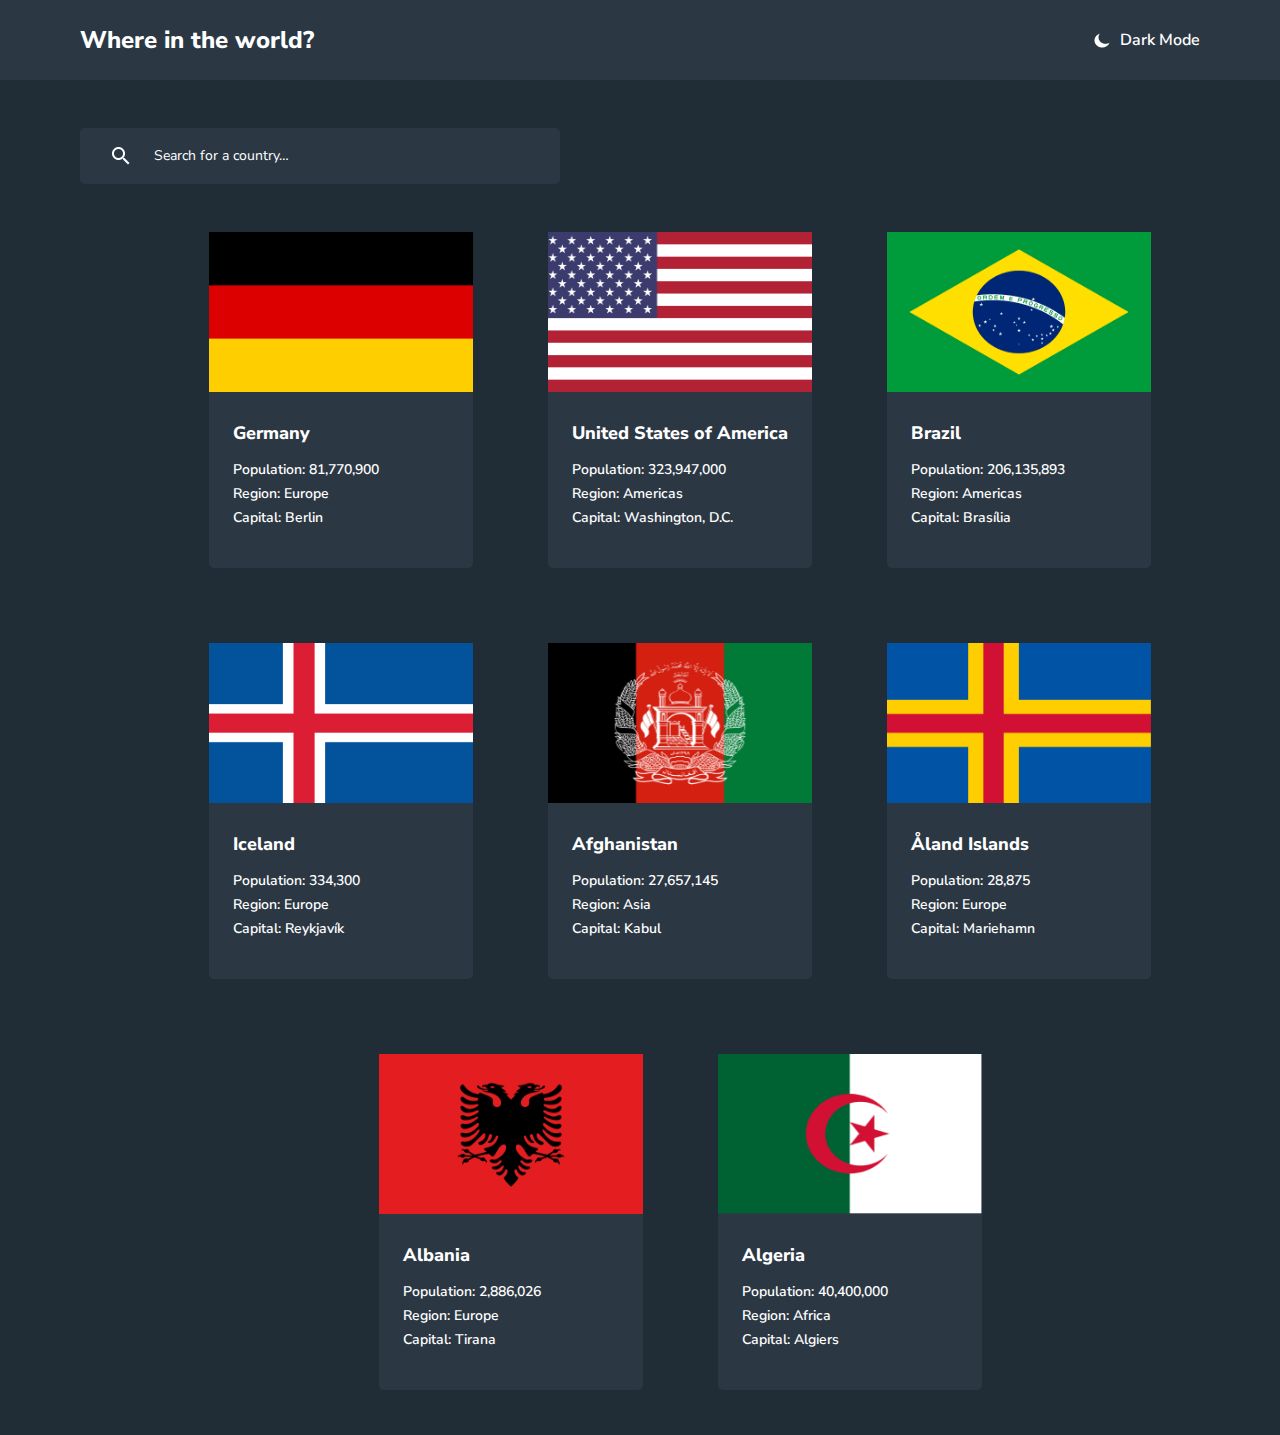
<file: index.html>
<!DOCTYPE html>
<html lang="en">

<head>
    <meta charset="UTF-8">
    <meta name="viewport" content="width=device-width, initial-scale=1.0">
    <title>Flags</title>
    <link rel="stylesheet" href="./style.css">
    <link rel="preconnect" href="https://fonts.googleapis.com">
    <link rel="preconnect" href="https://fonts.gstatic.com" crossorigin>
    <link
        href="https://fonts.googleapis.com/css2?family=Nunito+Sans:ital,opsz,wght@0,6..12,200..1000;1,6..12,200..1000&display=swap"
        rel="stylesheet">
</head>

<body>
    <header>
        <h1>Where in the world?</h1>
        <div class="d_dark_mode">
            <img src="./assest/icons/moon_logo.png" alt="">
            <p class="dark_mode">Dark Mode</p>
        </div>
    </header>
    <main>
        <div class="search_wrapper">
            <img src="./assest/icons/icon-search-white.png" alt="">
            <input placeholder="Search for a country…" type="text">
        </div>
        <div class="allf">
            <div class="germany">
                <img class="germany_photo" src="./assest/img/Flag_of_Germany.png" alt="">
                <a class="ger" href="./germany/germany.html">Germany</a>
                <div class="description_d">
                    <p class="des">Population: 81,770,900</p>
                    <p class="des">Region: Europe</p>
                    <p class="des">Capital: Berlin</p>
                </div>
            </div>
            <div class="germany">
                <img class="germany_photo" src="./assest/img/Flag_of_USA.png" alt="">
                <a class="ger" href="./usa/usa.html">United States of America</a>
                <div class="description_d">
                    <p class="des">Population: 323,947,000</p>
                    <p class="des">Region: Americas</p>
                    <p class="des">Capital: Washington, D.C.</p>
                </div>
            </div>
            <div class="germany">
                <img class="germany_photo" src="./assest/img/Flag_of_Brazil.png" alt="">
                <a class="ger" href="./brazil/brazil.html">Brazil</a>
                <div class="description_d">
                    <p class="des">Population: 206,135,893</p>
                    <p class="des">Region: Americas</p>
                    <p class="des">Capital: Brasília</p>
                </div>
            </div>
            <div class="germany">
                <img class="germany_photo" src="./assest/img/Flag_of_Iceland.png" alt="">
                <a class="ger" href="./iceland/iceland.html">Iceland</a>
                <div class="description_d">
                    <p class="des">Population: 334,300</p>
                    <p class="des">Region: Europe</p>
                    <p class="des">Capital: Reykjavík</p>
                </div>
            </div>
            <div class="germany">
                <img class="germany_photo" src="./assest/img/Flag_of_Afghanistan.png" alt="">
                <a class="ger" href="./afghanistan/afghanistan.html">Afghanistan</a>
                <div class="description_d">
                    <p class="des">Population: 27,657,145</p>
                    <p class="des">Region: Asia</p>
                    <p class="des">Capital: Kabul</p>
                </div>
            </div>
            <div class="germany">
                <img class="germany_photo" src="./assest/img/Flag_of_Åland Islands.png" alt="">
                <a class="ger" href="./aland_islands/aland_islands.html">Åland Islands</a>
                <div class="description_d">
                    <p class="des">Population: 28,875</p>
                    <p class="des">Region: Europe</p>
                    <p class="des">Capital: Mariehamn</p>
                </div>
            </div>
            <div class="germany">
                <img class="germany_photo" src="./assest/img/Flag_of_Albania.png" alt="">
                <a class="ger" href="./albania/albania.html">Albania</a>
                <div class="description_d">
                    <p class="des">Population: 2,886,026</p>
                    <p class="des">Region: Europe</p>
                    <p class="des">Capital: Tirana</p>
                </div>
            </div>  
            <div class="germany">
                <img class="germany_photo" src="./assest/img/Flag_of_Algeria.png" alt="">
                <a class="ger" href="./algeria/algeria.html">Algeria</a>
                <div class="description_d">
                    <p class="des">Population: 40,400,000</p>
                    <p class="des">Region: Africa</p>
                    <p class="des">Capital: Algiers</p>
                </div>
            </div>
        </div>
    </main>
</body>

</html>
</file>
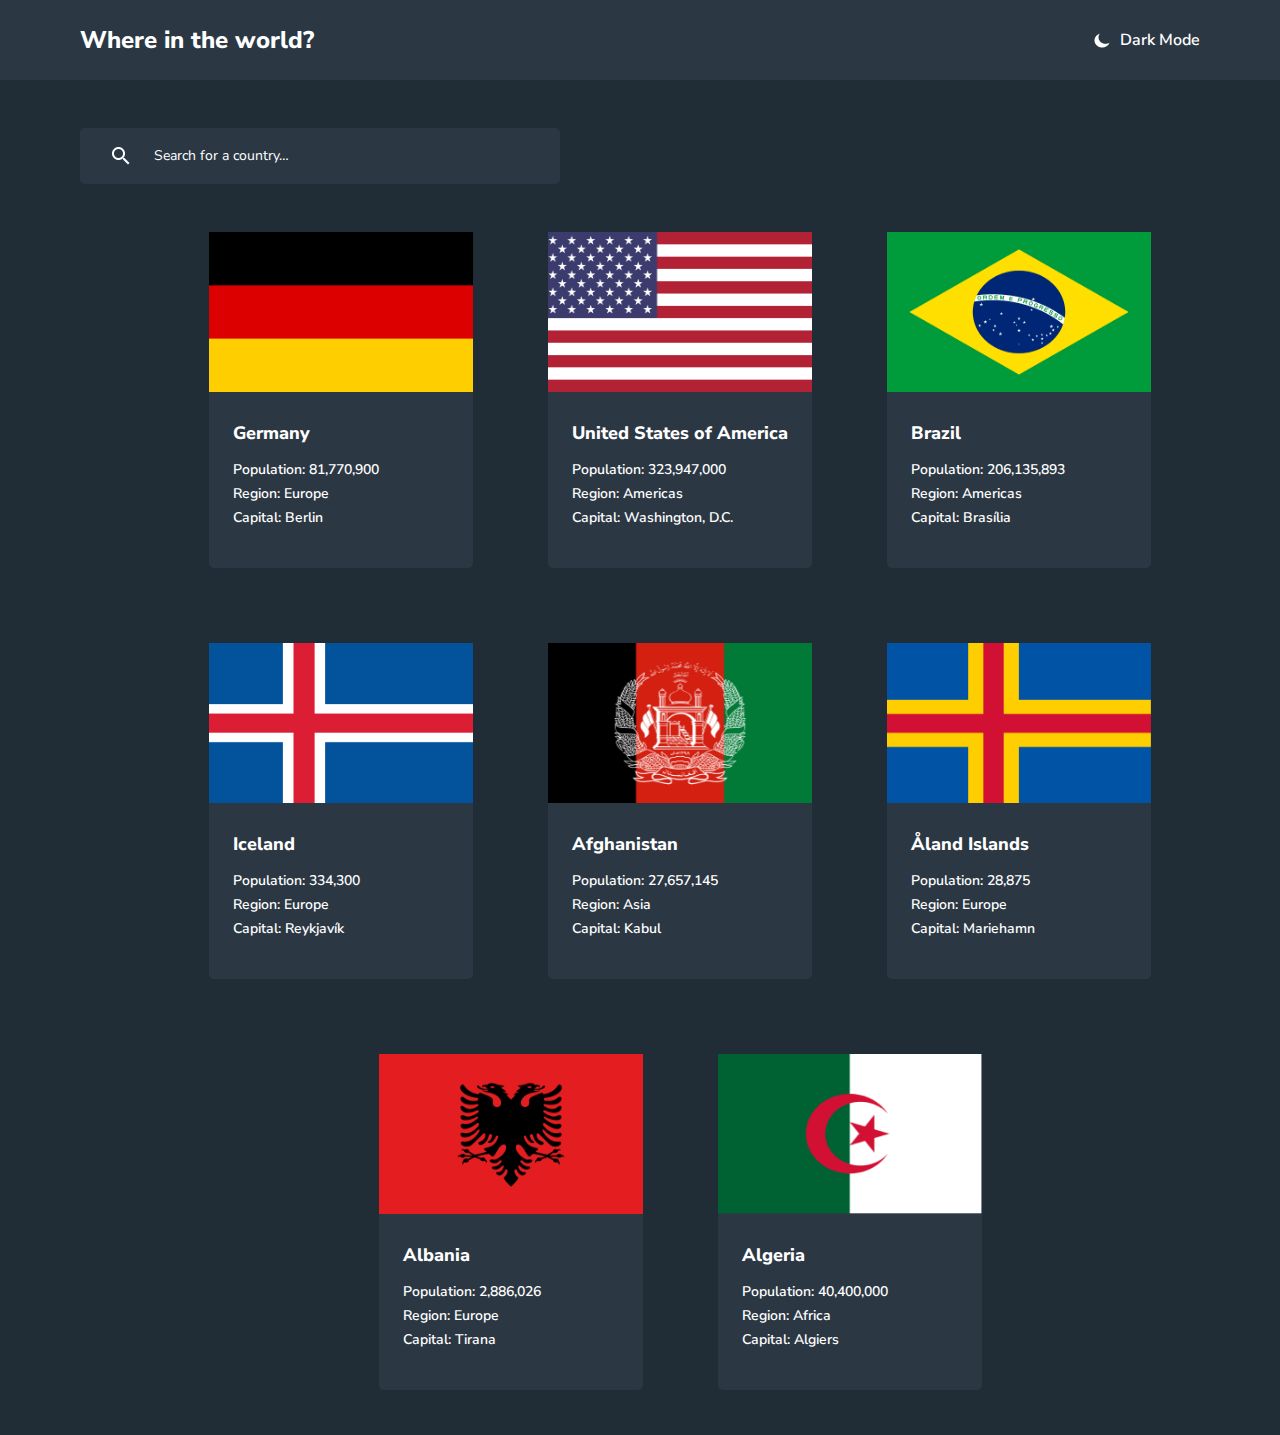
<file: home/index.html>
<!DOCTYPE html>
<html lang="en">

<head>
    <meta charset="UTF-8">
    <meta name="viewport" content="width=device-width, initial-scale=1.0">
    <title>Flags</title>
    <link rel="stylesheet" href="./style.css">
    <link rel="preconnect" href="https://fonts.googleapis.com">
    <link rel="preconnect" href="https://fonts.gstatic.com" crossorigin>
    <link
        href="https://fonts.googleapis.com/css2?family=Nunito+Sans:ital,opsz,wght@0,6..12,200..1000;1,6..12,200..1000&display=swap"
        rel="stylesheet">
</head>

<body>
    <header>
        <h1>Where in the world?</h1>
        <div class="d_dark_mode">
            <img src="../assest/icons/moon_logo.png" alt="">
            <p class="dark_mode">Dark Mode</p>
        </div>
    </header>
    <main>
        <div class="search_wrapper">
            <img src="../assest/icons/icon-search-white.png" alt="">
            <input placeholder="Search for a country…" type="text">
        </div>
        <div class="allf">

            <div class="germany">
                <img class="germany_photo" src="../assest/img/Flag_of_Germany.png" alt="">
                <a class="ger" href="../germany/germany.html">Germany</a>
                <div class="description_d">
                    <p class="des">Population: 81,770,900</p>
                    <p class="des">Region: Europe</p>
                    <p class="des">Capital: Berlin</p>
                </div>
            </div>

            <div class="germany">
                <img class="germany_photo" src="../assest/img/Flag_of_USA.png" alt="">
                <a class="ger" href="../usa/usa.html">United States of America</a>
                <div class="description_d">
                    <p class="des">Population: 323,947,000</p>
                    <p class="des">Region: Americas</p>
                    <p class="des">Capital: Washington, D.C.</p>
                </div>
            </div>

            <div class="germany">
                <img class="germany_photo" src="../assest/img/Flag_of_Brazil.png" alt="">
                <a class="ger" href="../brazil/brazil.html">Brazil</a>
                <div class="description_d">
                    <p class="des">Population: 206,135,893</p>
                    <p class="des">Region: Americas</p>
                    <p class="des">Capital: Brasília</p>
                </div>
            </div>

            <div class="germany">
                <img class="germany_photo" src="../assest/img/Flag_of_Iceland.png" alt="">
                <a class="ger" href="../iceland/iceland.html">Iceland</a>
                <div class="description_d">
                    <p class="des">Population: 334,300</p>
                    <p class="des">Region: Europe</p>
                    <p class="des">Capital: Reykjavík</p>
                </div>
            </div>

            <div class="germany">
                <img class="germany_photo" src="../assest/img/Flag_of_Afghanistan.png" alt="">
                <a class="ger" href="../afghanistan/afghanistan.html">Afghanistan</a>
                <div class="description_d">
                    <p class="des">Population: 27,657,145</p>
                    <p class="des">Region: Asia</p>
                    <p class="des">Capital: Kabul</p>
                </div>
            </div>

            <div class="germany">
                <img class="germany_photo" src="../assest/img/Flag_of_Åland Islands.png" alt="">
                <a class="ger" href="../aland_islands/aland_islands.html">Åland Islands</a>
                <div class="description_d">
                    <p class="des">Population: 28,875</p>
                    <p class="des">Region: Europe</p>
                    <p class="des">Capital: Mariehamn</p>
                </div>
            </div>

            <div class="germany">
                <img class="germany_photo" src="../assest/img/Flag_of_Albania.png" alt="">
                <a class="ger" href="../albania/albania.html">Albania</a>
                <div class="description_d">
                    <p class="des">Population: 2,886,026</p>
                    <p class="des">Region: Europe</p>
                    <p class="des">Capital: Tirana</p>
                </div>
            </div>
            
            <div class="germany">
                <img class="germany_photo" src="../assest/img/Flag_of_Algeria.png" alt="">
                <a class="ger" href="../algeria/algeria.html">Algeria</a>
                <div class="description_d">
                    <p class="des">Population: 40,400,000</p>
                    <p class="des">Region: Africa</p>
                    <p class="des">Capital: Algiers</p>
                </div>
            </div>
        </div>
    </main>
</body>

</html>
</file>
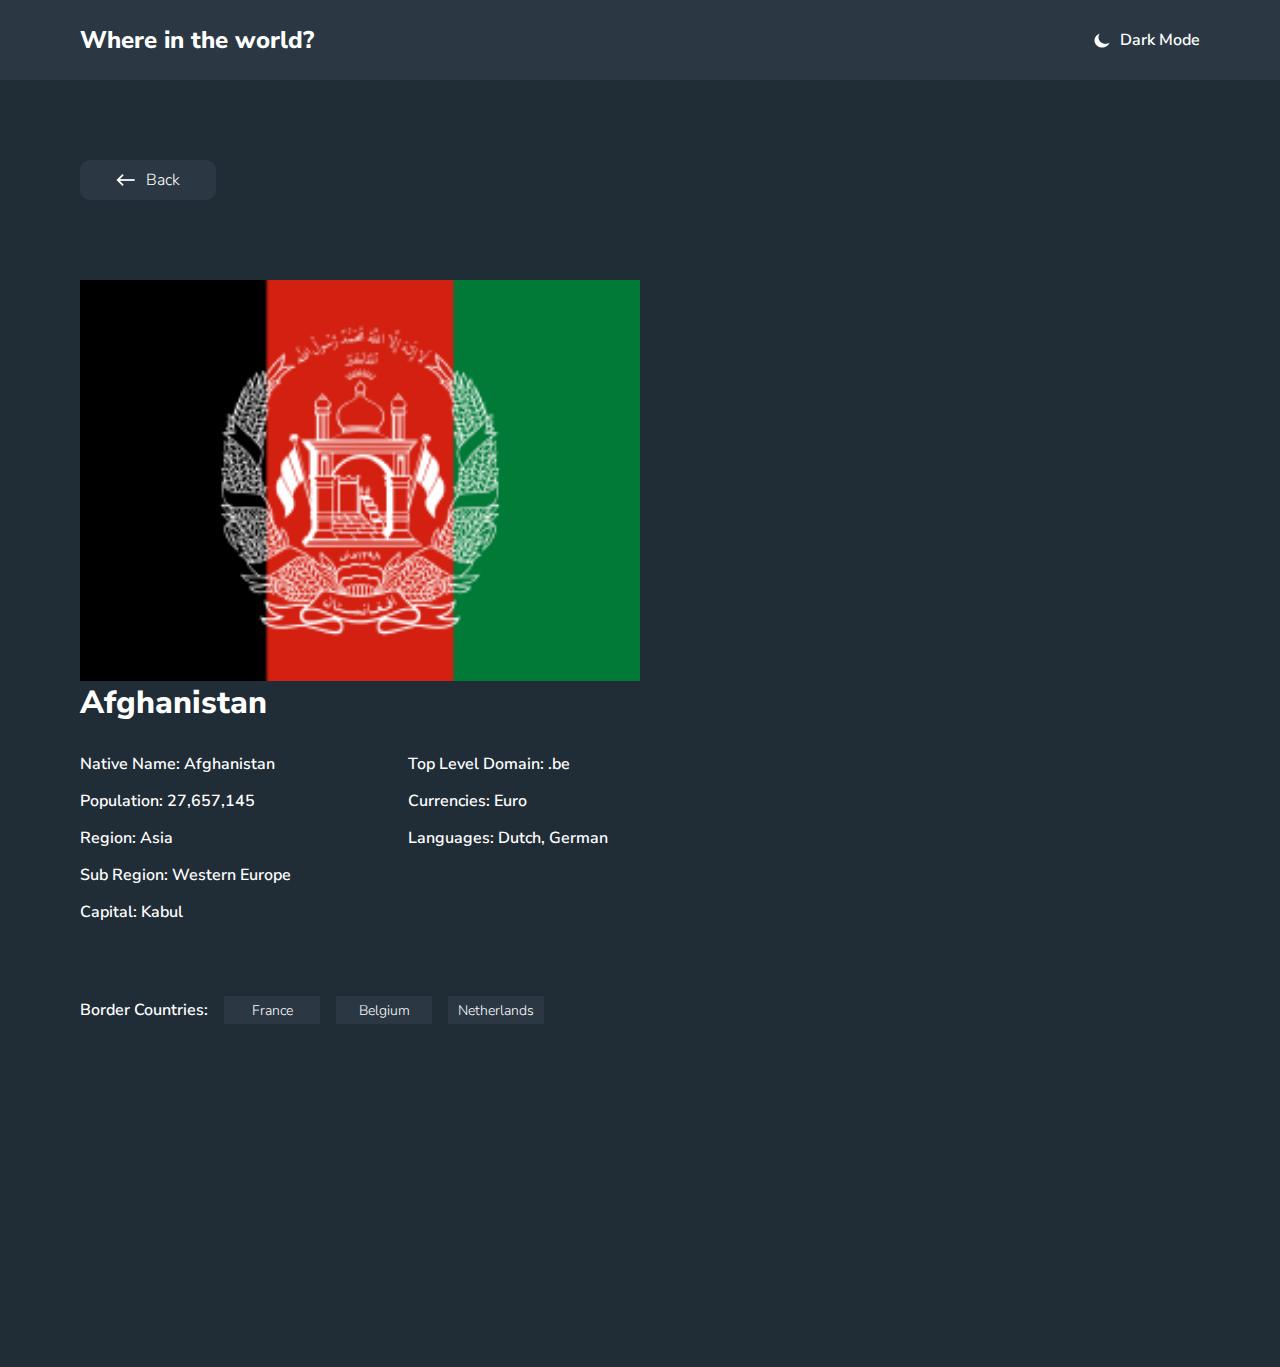
<file: afghanistan/afghanistan.html>
<!DOCTYPE html>
<html lang="en">

<head>
    <meta charset="UTF-8">
    <meta name="viewport" content="width=device-width, initial-scale=1.0">
    <title>Flags</title>
    <link rel="stylesheet" href="./afghanistan.css">
    <link rel="preconnect" href="https://fonts.googleapis.com">
    <link rel="preconnect" href="https://fonts.gstatic.com" crossorigin>
    <link
        href="https://fonts.googleapis.com/css2?family=Nunito+Sans:ital,opsz,wght@0,6..12,200..1000;1,6..12,200..1000&display=swap"
        rel="stylesheet">
</head>

<body>
    <header>
        <h1>Where in the world?</h1>
        <div class="d_dark_mode">
            <img src="../assest/icons/moon_logo.png" alt="">
            <p class="dark_mode">Dark Mode</p>
        </div>
    </header>
    <main>
        <a href="../index.html">
            <button class="but_back"> <img src="../assest/icons/arrow.png" alt=""> Back</button>
        </a>
        <div class="all">
            <img class="ger_photo" src="../assest/img/Flag_of_Afghanistan.png" alt="">
            <div class="d_descriptions">
                <p class="germany">Afghanistan</p>
                <div class="d_for_nat">
                    <div class="d_nat">
                        <p class="native">Native Name: Afghanistan</p>
                        <p class="native"> Population: 27,657,145</p>
                        <p class="native"> Region: Asia</p>
                        <p class="native"> Sub Region: Western Europe</p>
                        <p class="native">Capital: Kabul</p>
                    </div>
                    <div class="d_nat_s">
                        <p class="native">Top Level Domain: .be</p>
                        <p class="native">Currencies: Euro</p>
                        <p class="native">Languages: Dutch, German</p>
                    </div>
                </div>
                <div class="last_d">
                    <p class="border_countries">Border Countries: </p>
                    <div class="last_box_for_buttons">
                        <button class="last_buttons">France</button>
                        <button class="last_buttons">Belgium</button>
                        <button class="last_buttons">Netherlands</button>
                    </div>
                </div>
            </div>
        </div>
    </main>
</body>

</html>
</file>
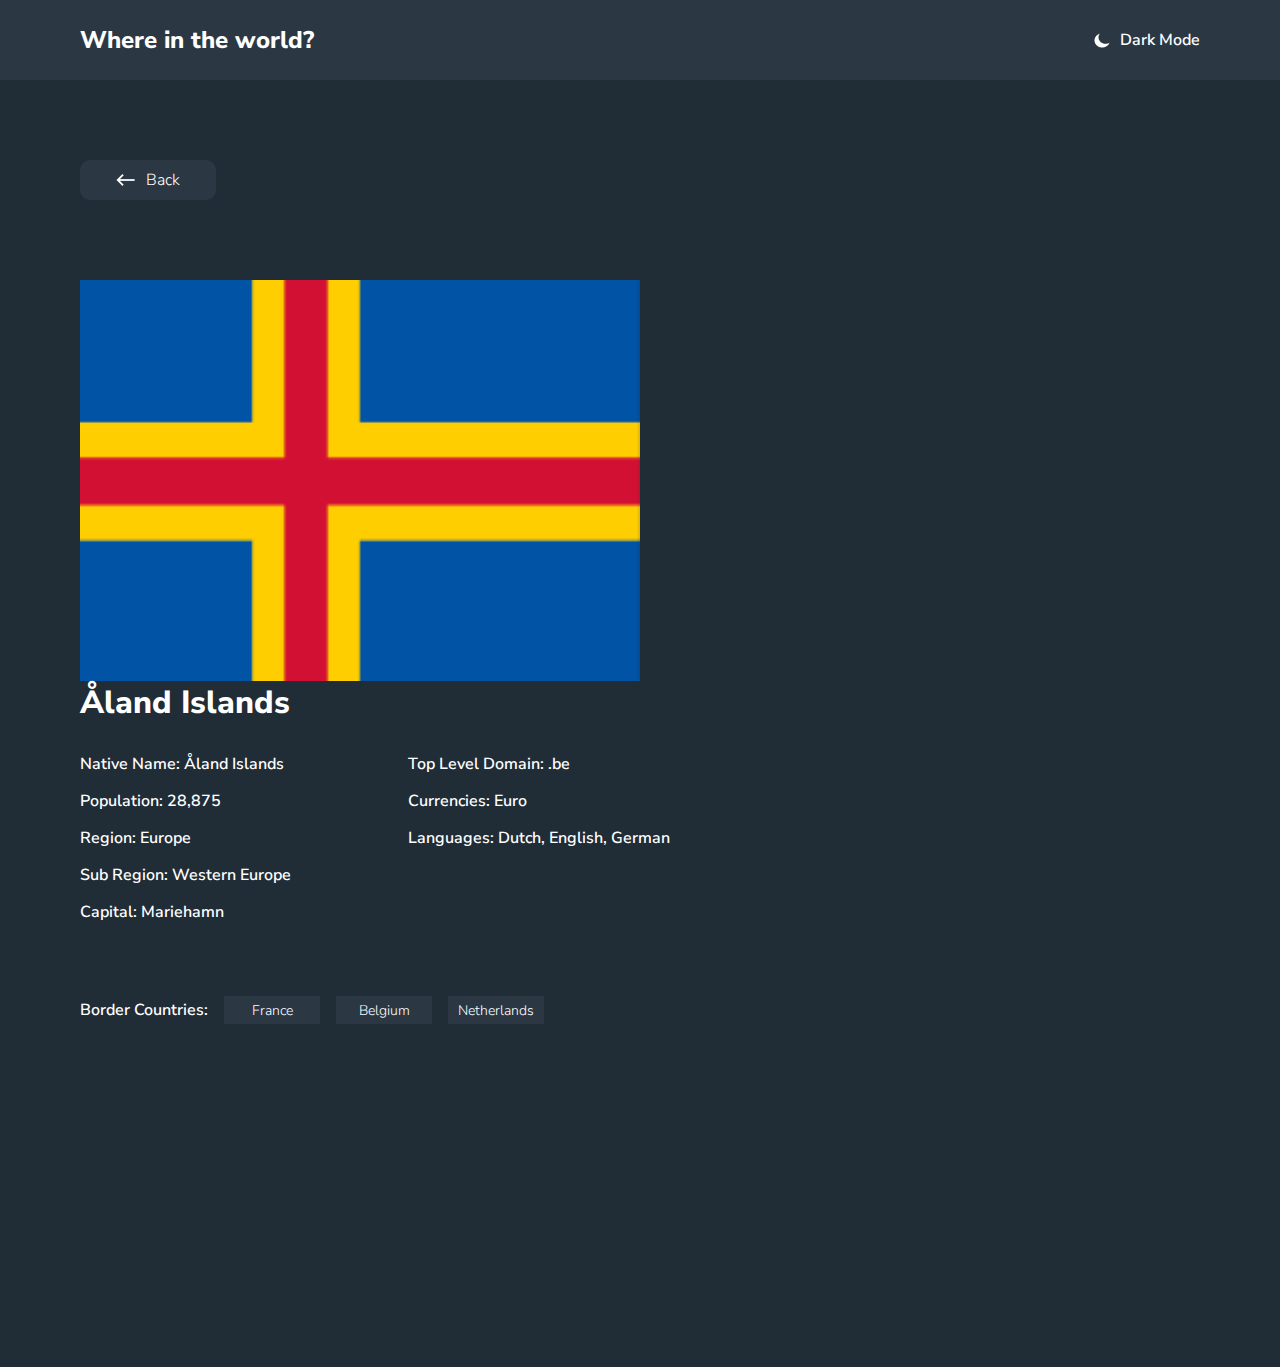
<file: aland_islands/aland_islands.html>
<!DOCTYPE html>
<html lang="en">

<head>
    <meta charset="UTF-8">
    <meta name="viewport" content="width=device-width, initial-scale=1.0">
    <title>Flags</title>
    <link rel="stylesheet" href="./aland_islands.css">
    <link rel="preconnect" href="https://fonts.googleapis.com">
    <link rel="preconnect" href="https://fonts.gstatic.com" crossorigin>
    <link
        href="https://fonts.googleapis.com/css2?family=Nunito+Sans:ital,opsz,wght@0,6..12,200..1000;1,6..12,200..1000&display=swap"
        rel="stylesheet">
</head>

<body>
    <header>
        <h1>Where in the world?</h1>
        <div class="d_dark_mode">
            <img src="../assest/icons/moon_logo.png" alt="">
            <p class="dark_mode">Dark Mode</p>
        </div>
    </header>
    <main>
        <a href="../index.html">
            <button class="but_back"> <img src="../assest/icons/arrow.png" alt=""> Back</button>
        </a>
        <div class="all">
            <img class="ger_photo" src="../assest/img/Flag_of_Åland Islands.png" alt="">
            <div class="d_descriptions">
                <p class="germany">Åland Islands</p>
                <div class="d_for_nat">
                    <div class="d_nat">
                        <p class="native">Native Name: Åland Islands</p>
                        <p class="native"> Population: 28,875</p>
                        <p class="native"> Region: Europe</p>
                        <p class="native"> Sub Region: Western Europe</p>
                        <p class="native">Capital: Mariehamn</p>
                    </div>
                    <div class="d_nat_s">
                        <p class="native">Top Level Domain: .be</p>
                        <p class="native">Currencies: Euro</p>
                        <p class="native">Languages: Dutch, English, German</p>
                    </div>
                </div>
                <div class="last_d">
                    <p class="border_countries">Border Countries: </p>
                    <div class="last_box_for_buttons">
                        <button class="last_buttons">France</button>
                        <button class="last_buttons">Belgium</button>
                        <button class="last_buttons">Netherlands</button>
                    </div>
                </div>
            </div>
        </div>
    </main>
</body>

</html>
</file>
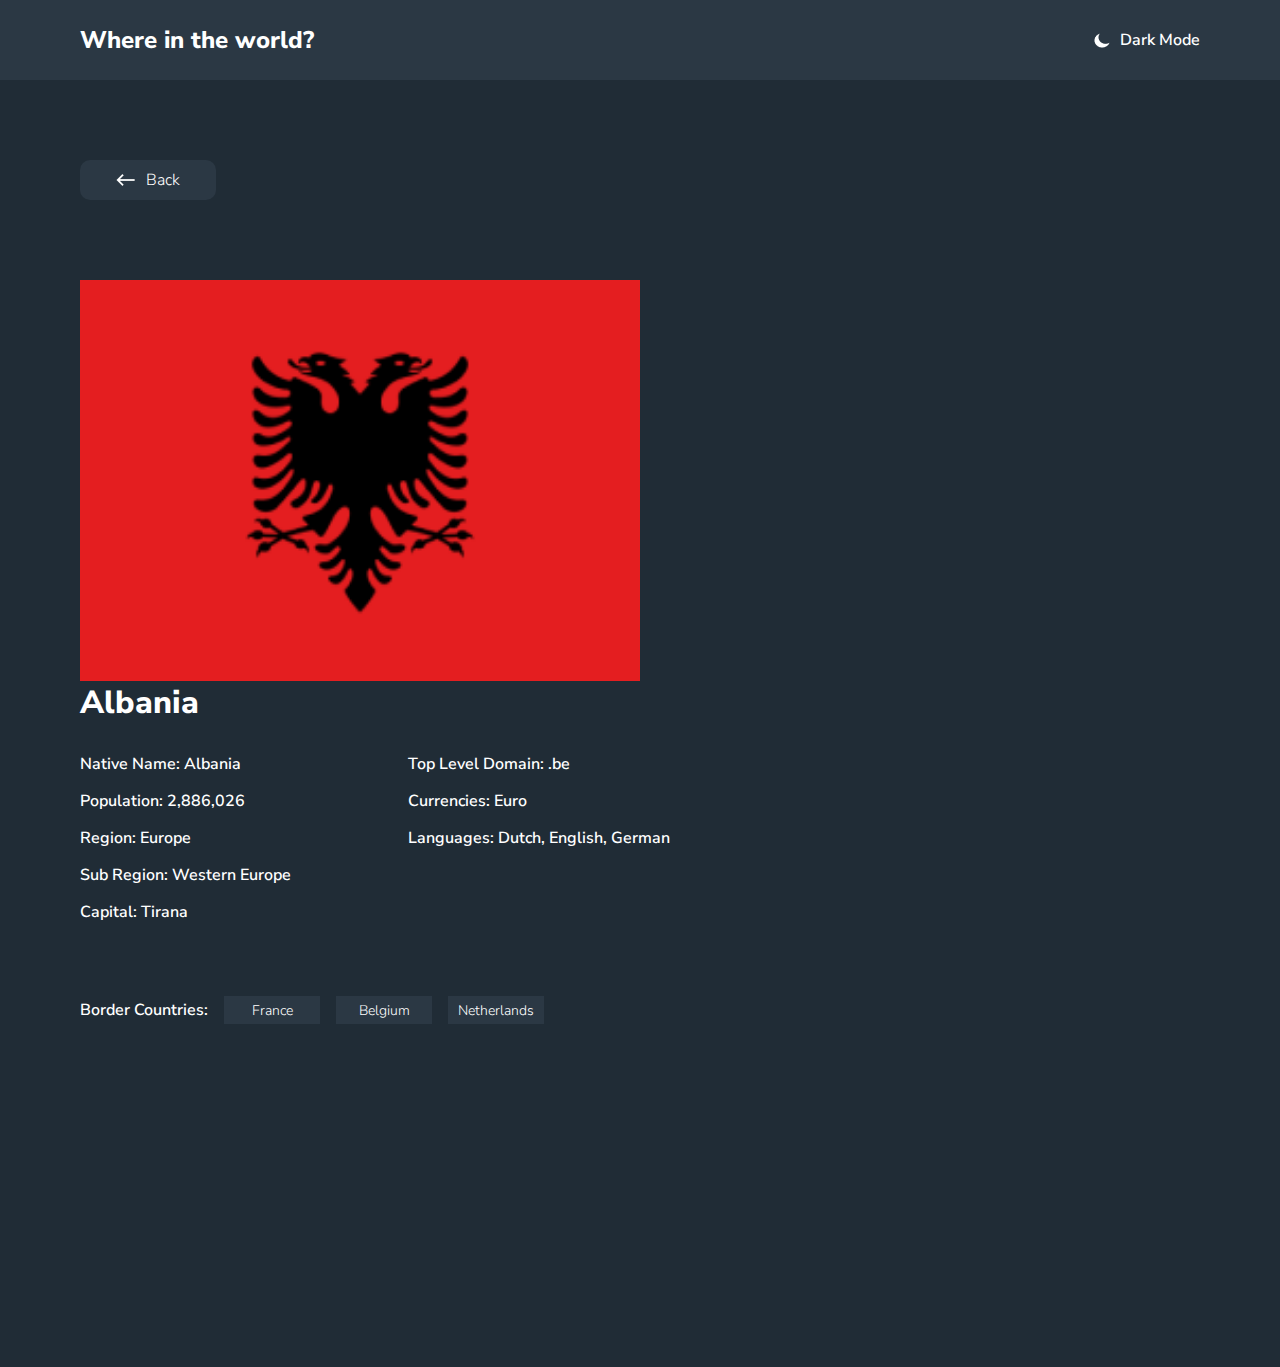
<file: albania/albania.html>
<!DOCTYPE html>
<html lang="en">

<head>
    <meta charset="UTF-8">
    <meta name="viewport" content="width=device-width, initial-scale=1.0">
    <title>Flags</title>
    <link rel="stylesheet" href="./albania.css">
    <link rel="preconnect" href="https://fonts.googleapis.com">
    <link rel="preconnect" href="https://fonts.gstatic.com" crossorigin>
    <link
        href="https://fonts.googleapis.com/css2?family=Nunito+Sans:ital,opsz,wght@0,6..12,200..1000;1,6..12,200..1000&display=swap"
        rel="stylesheet">
</head>

<body>
    <header>
        <h1>Where in the world?</h1>
        <div class="d_dark_mode">
            <img src="../assest/icons/moon_logo.png" alt="">
            <p class="dark_mode">Dark Mode</p>
        </div>
    </header>
    <main>
        <a href="../index.html">
            <button class="but_back"> <img src="../assest/icons/arrow.png" alt=""> Back</button>
        </a>
        <div class="all">
            <img class="ger_photo" src="../assest/img/Flag_of_Albania.png" alt="">
            <div class="d_descriptions">
                <p class="germany">Albania</p>
                <div class="d_for_nat">
                    <div class="d_nat">
                        <p class="native">Native Name: Albania</p>
                        <p class="native"> Population: 2,886,026</p>
                        <p class="native"> Region: Europe</p>
                        <p class="native"> Sub Region: Western Europe</p>
                        <p class="native">Capital: Tirana</p>
                    </div>
                    <div class="d_nat_s">
                        <p class="native">Top Level Domain: .be</p>
                        <p class="native">Currencies: Euro</p>
                        <p class="native">Languages: Dutch, English, German</p>
                    </div>
                </div>
                <div class="last_d">
                    <p class="border_countries">Border Countries: </p>
                    <div class="last_box_for_buttons">
                        <button class="last_buttons">France</button>
                        <button class="last_buttons">Belgium</button>
                        <button class="last_buttons">Netherlands</button>
                    </div>
                </div>
            </div>
        </div>
    </main>
</body>

</html>
</file>
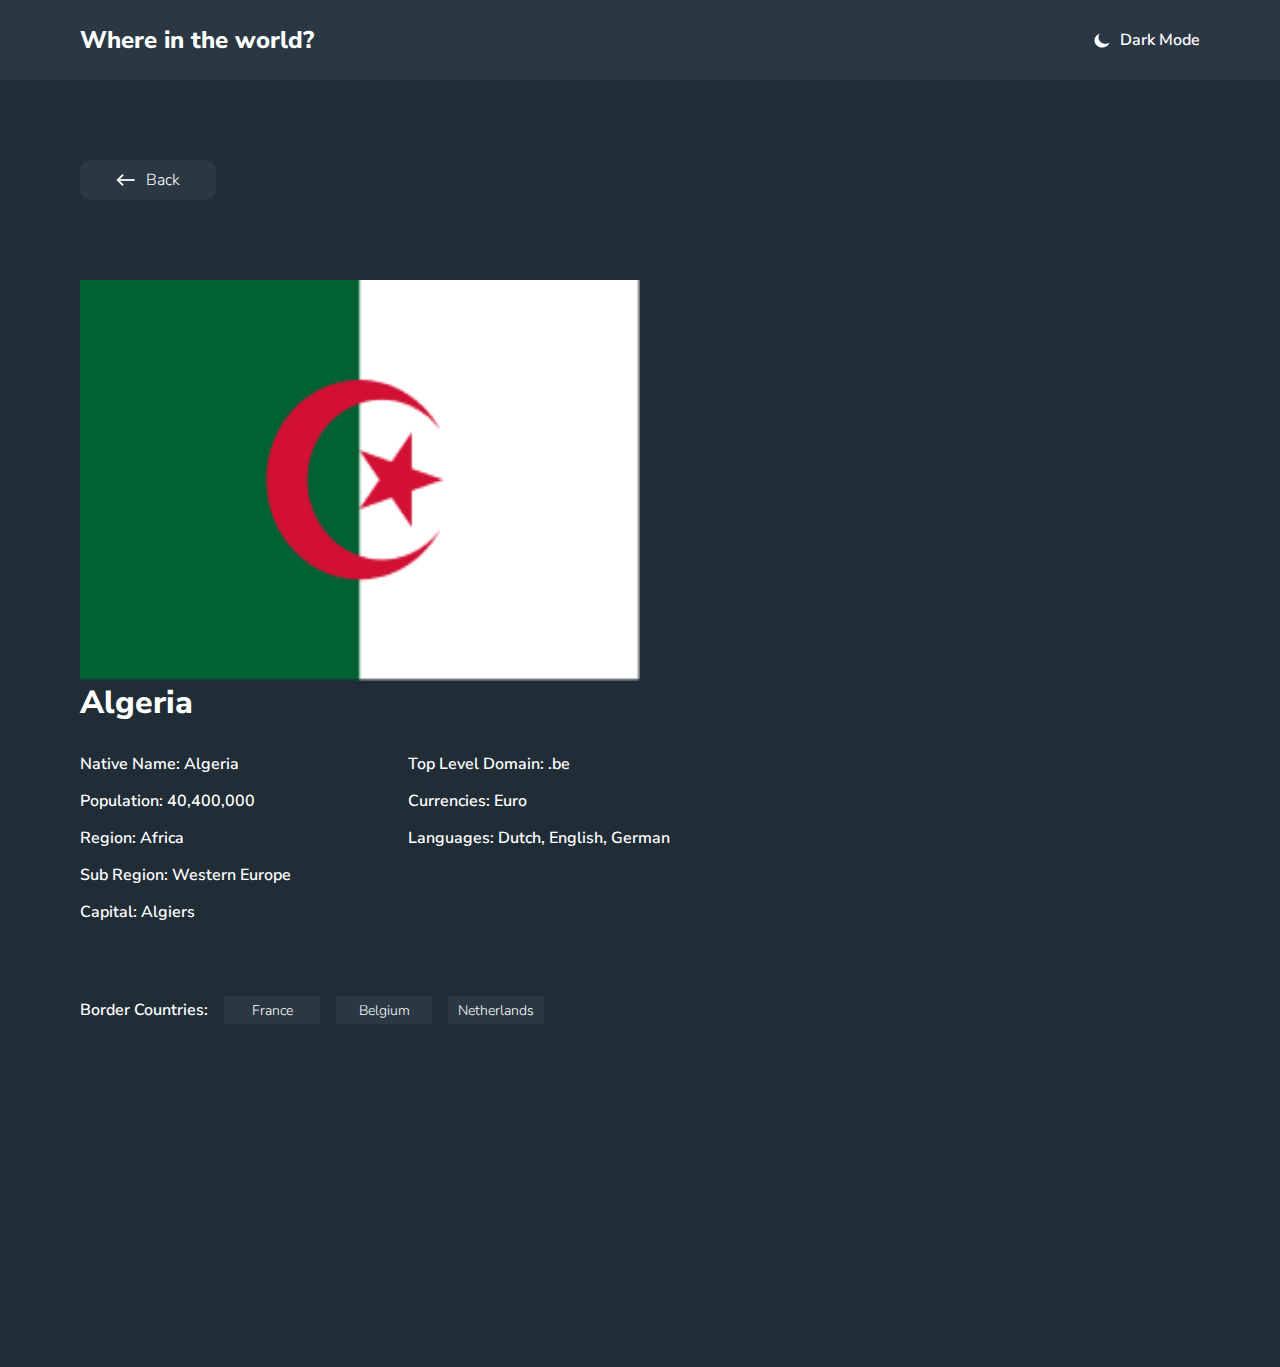
<file: algeria/algeria.html>
<!DOCTYPE html>
<html lang="en">

<head>
    <meta charset="UTF-8">
    <meta name="viewport" content="width=device-width, initial-scale=1.0">
    <title>Flags</title>
    <link rel="stylesheet" href="./algeria.css">
    <link rel="preconnect" href="https://fonts.googleapis.com">
    <link rel="preconnect" href="https://fonts.gstatic.com" crossorigin>
    <link
        href="https://fonts.googleapis.com/css2?family=Nunito+Sans:ital,opsz,wght@0,6..12,200..1000;1,6..12,200..1000&display=swap"
        rel="stylesheet">
</head>

<body>
    <header>
        <h1>Where in the world?</h1>
        <div class="d_dark_mode">
            <img src="../assest/icons/moon_logo.png" alt="">
            <p class="dark_mode">Dark Mode</p>
        </div>
    </header>
    <main>
        <a href="../index.html">
            <button class="but_back"> <img src="../assest/icons/arrow.png" alt=""> Back</button>
        </a>
        <div class="all">
            <img class="ger_photo" src="../assest/img/Flag_of_Algeria.png" alt="">
            <div class="d_descriptions">
                <p class="germany">Algeria</p>
                <div class="d_for_nat">
                    <div class="d_nat">
                        <p class="native">Native Name: Algeria</p>
                        <p class="native"> Population: 40,400,000</p>
                        <p class="native"> Region: Africa</p>
                        <p class="native"> Sub Region: Western Europe</p>
                        <p class="native">Capital: Algiers</p>
                    </div>
                    <div class="d_nat_s">
                        <p class="native">Top Level Domain: .be</p>
                        <p class="native">Currencies: Euro</p>
                        <p class="native">Languages: Dutch, English, German</p>
                    </div>
                </div>
                <div class="last_d">
                    <p class="border_countries">Border Countries: </p>
                    <div class="last_box_for_buttons">
                        <button class="last_buttons">France</button>
                        <button class="last_buttons">Belgium</button>
                        <button class="last_buttons">Netherlands</button>
                    </div>
                </div>
            </div>
        </div>
    </main>
</body>

</html>
</file>
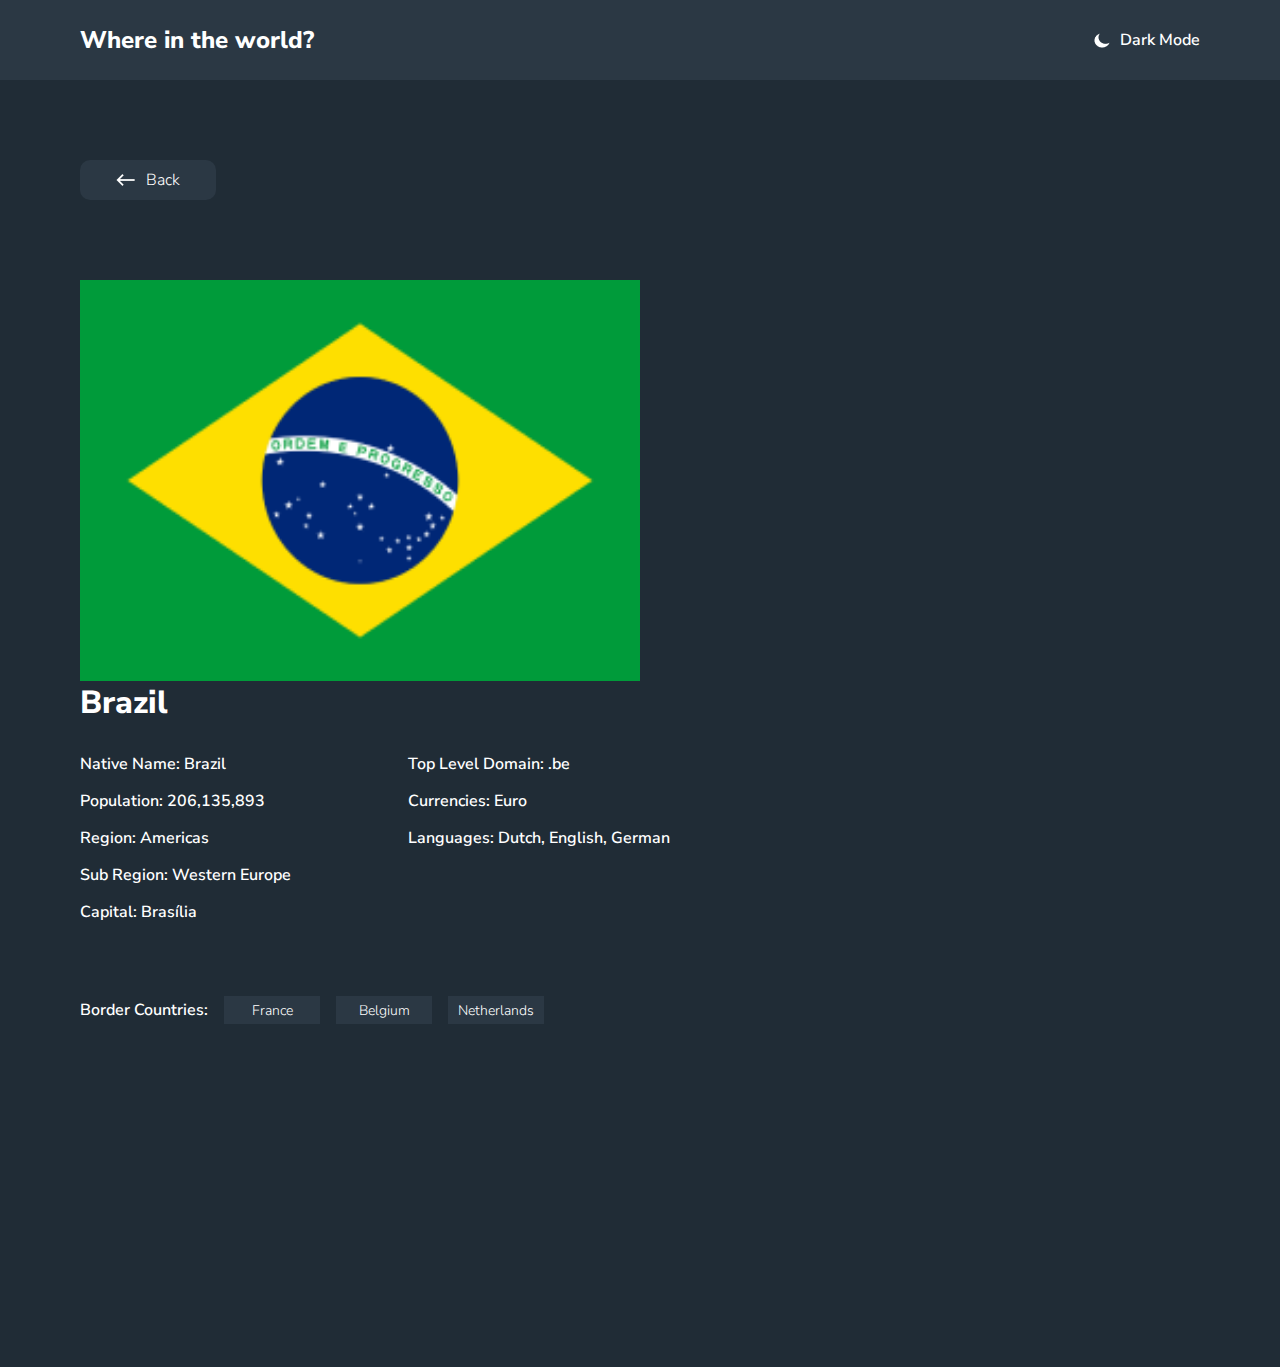
<file: brazil/brazil.html>
<!DOCTYPE html>
<html lang="en">

<head>
    <meta charset="UTF-8">
    <meta name="viewport" content="width=device-width, initial-scale=1.0">
    <title>Flags</title>
    <link rel="stylesheet" href="./brazil.css">
    <link rel="preconnect" href="https://fonts.googleapis.com">
    <link rel="preconnect" href="https://fonts.gstatic.com" crossorigin>
    <link
        href="https://fonts.googleapis.com/css2?family=Nunito+Sans:ital,opsz,wght@0,6..12,200..1000;1,6..12,200..1000&display=swap"
        rel="stylesheet">
</head>

<body>
    <header>
        <h1>Where in the world?</h1>
        <div class="d_dark_mode">
            <img src="../assest/icons/moon_logo.png" alt="">
            <p class="dark_mode">Dark Mode</p>
        </div>
    </header>
    <main>
        <a href="../index.html">
            <button class="but_back"> <img src="../assest/icons/arrow.png" alt=""> Back</button>
        </a>
        <div class="all">
            <img class="ger_photo" src="../assest/img/Flag_of_Brazil.png" alt="">
            <div class="d_descriptions">
                <p class="germany">Brazil</p>
                <div class="d_for_nat">
                    <div class="d_nat">
                        <p class="native">Native Name: Brazil</p>
                        <p class="native"> Population: 206,135,893</p>
                        <p class="native"> Region: Americas</p>
                        <p class="native"> Sub Region: Western Europe</p>
                        <p class="native">Capital: Brasília</p>
                    </div>
                    <div class="d_nat_s">
                        <p class="native">Top Level Domain: .be</p>
                        <p class="native">Currencies: Euro</p>
                        <p class="native">Languages: Dutch, English, German</p>
                    </div>
                </div>
                <div class="last_d">
                    <p class="border_countries">Border Countries: </p>
                    <div class="last_box_for_buttons">
                        <button class="last_buttons">France</button>
                        <button class="last_buttons">Belgium</button>
                        <button class="last_buttons">Netherlands</button>
                    </div>
                </div>
            </div>
        </div>
    </main>
</body>

</html>
</file>
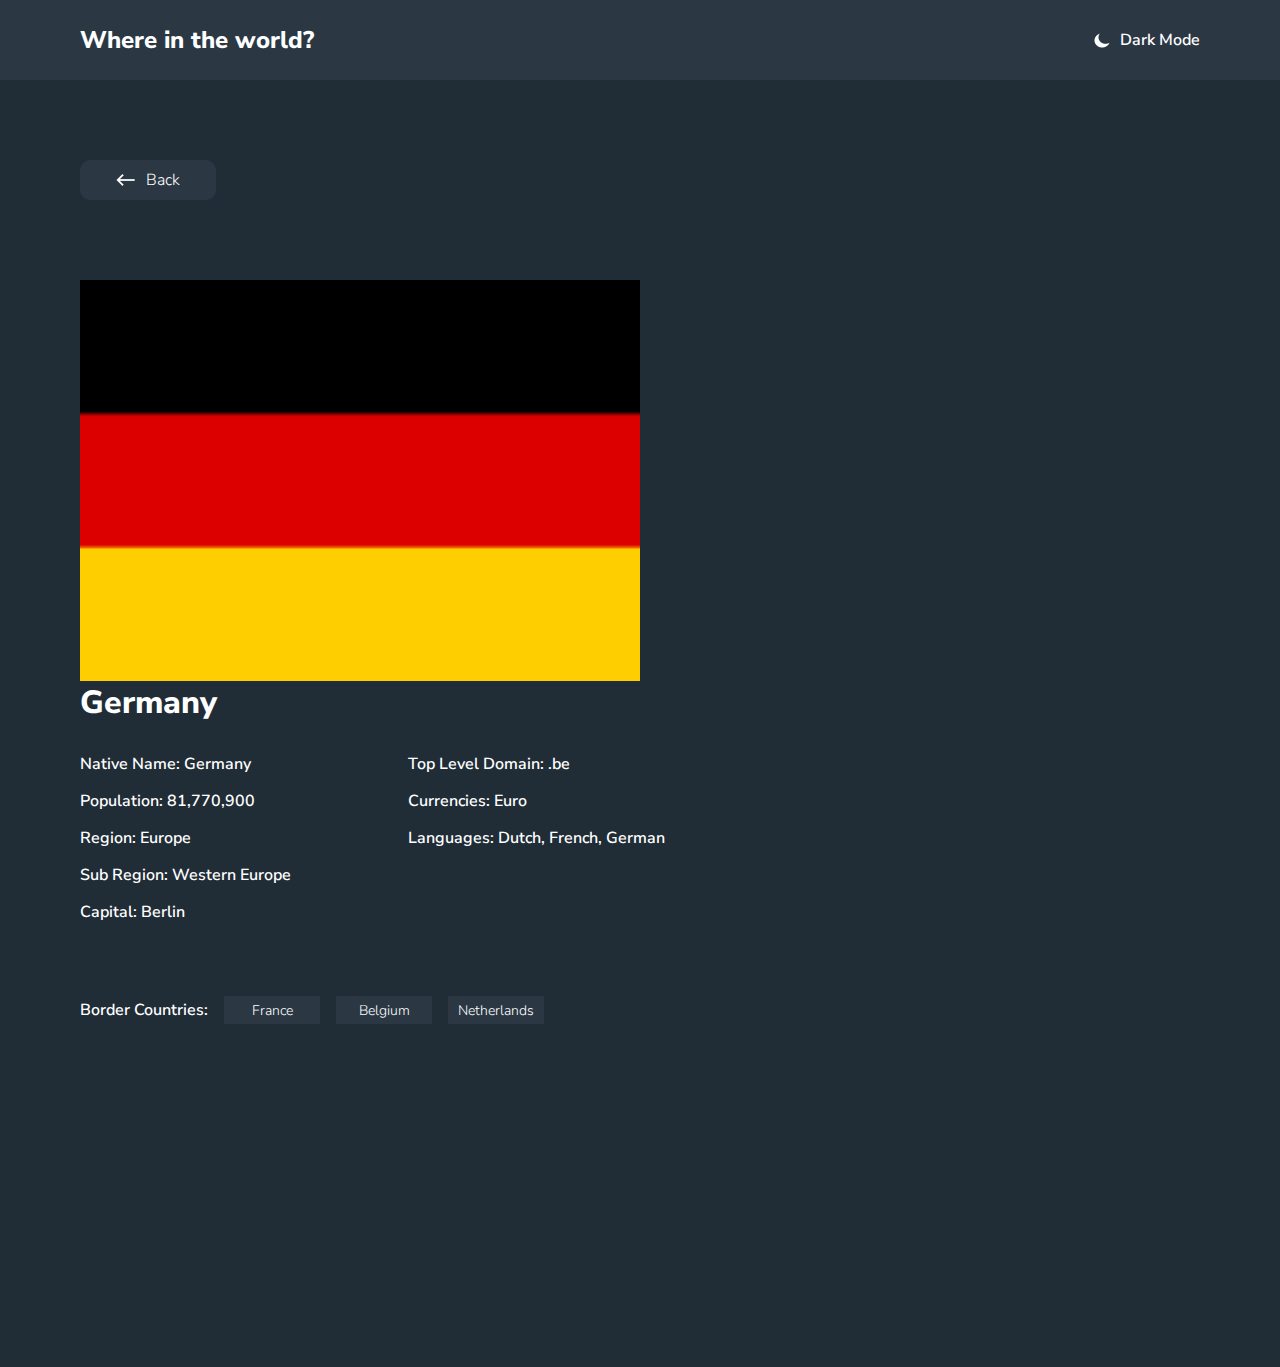
<file: germany/germany.html>
<!DOCTYPE html>
<html lang="en">

<head>
    <meta charset="UTF-8">
    <meta name="viewport" content="width=device-width, initial-scale=1.0">
    <title>Flags</title>
    <link rel="stylesheet" href="./germany.css">
    <link rel="preconnect" href="https://fonts.googleapis.com">
    <link rel="preconnect" href="https://fonts.gstatic.com" crossorigin>
    <link
        href="https://fonts.googleapis.com/css2?family=Nunito+Sans:ital,opsz,wght@0,6..12,200..1000;1,6..12,200..1000&display=swap"
        rel="stylesheet">
</head>

<body>
    <header>
        <h1>Where in the world?</h1>
        <div class="d_dark_mode">
            <img src="../assest/icons/moon_logo.png" alt="">
            <p class="dark_mode">Dark Mode</p>
        </div>
    </header>
    <main>
        <a href="../index.html">
            <button class="but_back"> <img src="../assest/icons/arrow.png" alt=""> Back</button>
        </a>
        <div class="all">
            <img class="ger_photo" src="../assest/img/Flag_of_Germany.png" alt="">
            <div class="d_descriptions">
                <p class="germany">Germany</p>
                <div class="d_for_nat">
                    <div class="d_nat">
                        <p class="native">Native Name: Germany</p>
                        <p class="native"> Population: 81,770,900</p>
                        <p class="native"> Region: Europe</p>
                        <p class="native"> Sub Region: Western Europe</p>
                        <p class="native">Capital: Berlin</p>
                    </div>
                    <div class="d_nat_s">
                        <p class="native">Top Level Domain: .be</p>
                        <p class="native">Currencies: Euro</p>
                        <p class="native">Languages: Dutch, French, German</p>
                    </div>
                </div>
                <div class="last_d">
                    <p class="border_countries">Border Countries: </p>
                    <div class="last_box_for_buttons">
                        <button class="last_buttons">France</button>
                        <button class="last_buttons">Belgium</button>
                        <button class="last_buttons">Netherlands</button>
                    </div>
                </div>
            </div>
        </div>
    </main>
</body>

</html>
</file>
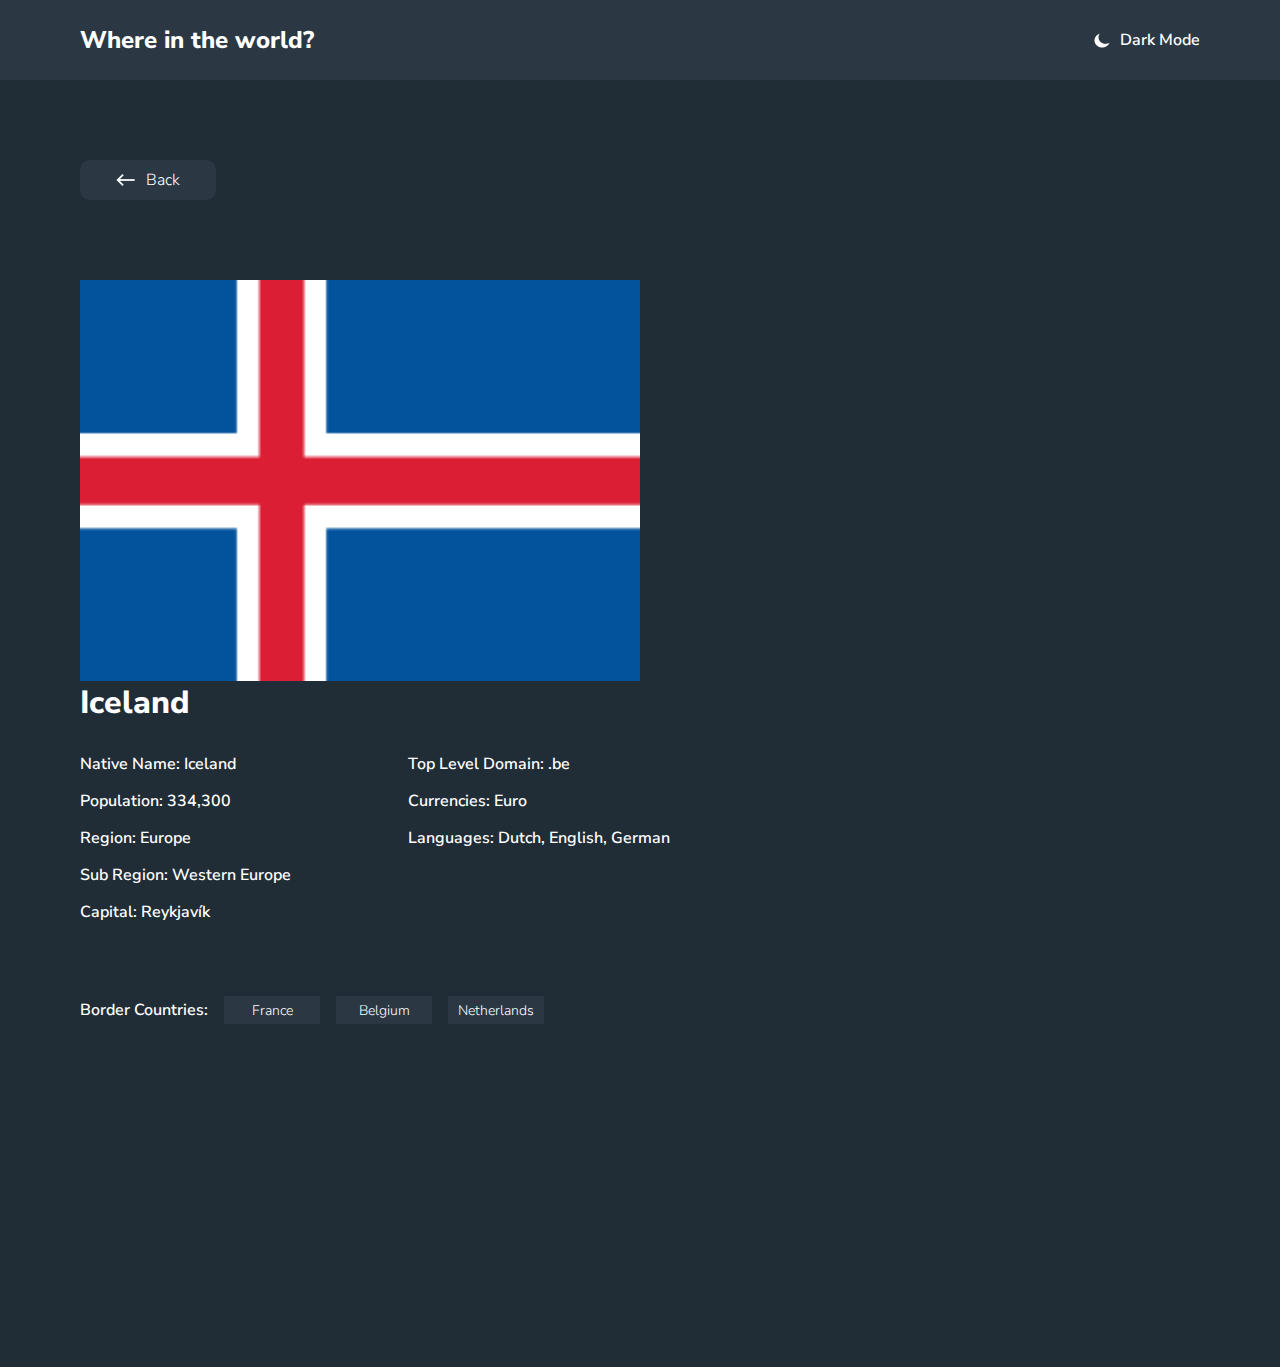
<file: iceland/iceland.html>
<!DOCTYPE html>
<html lang="en">

<head>
    <meta charset="UTF-8">
    <meta name="viewport" content="width=device-width, initial-scale=1.0">
    <title>Flags</title>
    <link rel="stylesheet" href="./iceland.css">
    <link rel="preconnect" href="https://fonts.googleapis.com">
    <link rel="preconnect" href="https://fonts.gstatic.com" crossorigin>
    <link
        href="https://fonts.googleapis.com/css2?family=Nunito+Sans:ital,opsz,wght@0,6..12,200..1000;1,6..12,200..1000&display=swap"
        rel="stylesheet">
</head>

<body>
    <header>
        <h1>Where in the world?</h1>
        <div class="d_dark_mode">
            <img src="../assest/icons/moon_logo.png" alt="">
            <p class="dark_mode">Dark Mode</p>
        </div>
    </header>
    <main>
        <a href="../index.html">
            <button class="but_back"> <img src="../assest/icons/arrow.png" alt=""> Back</button>
        </a>
        <div class="all">
            <img class="ger_photo" src="../assest/img/Flag_of_Iceland.png" alt="">
            <div class="d_descriptions">
                <p class="germany">Iceland</p>
                <div class="d_for_nat">
                    <div class="d_nat">
                        <p class="native">Native Name: Iceland</p>
                        <p class="native"> Population: 334,300</p>
                        <p class="native"> Region: Europe</p>
                        <p class="native"> Sub Region: Western Europe</p>
                        <p class="native">Capital: Reykjavík</p>
                    </div>
                    <div class="d_nat_s">
                        <p class="native">Top Level Domain: .be</p>
                        <p class="native">Currencies: Euro</p>
                        <p class="native">Languages: Dutch, English, German</p>
                    </div>
                </div>
                <div class="last_d">
                    <p class="border_countries">Border Countries: </p>
                    <div class="last_box_for_buttons">
                        <button class="last_buttons">France</button>
                        <button class="last_buttons">Belgium</button>
                        <button class="last_buttons">Netherlands</button>
                    </div>
                </div>
            </div>
        </div>
    </main>
</body>

</html>
</file>
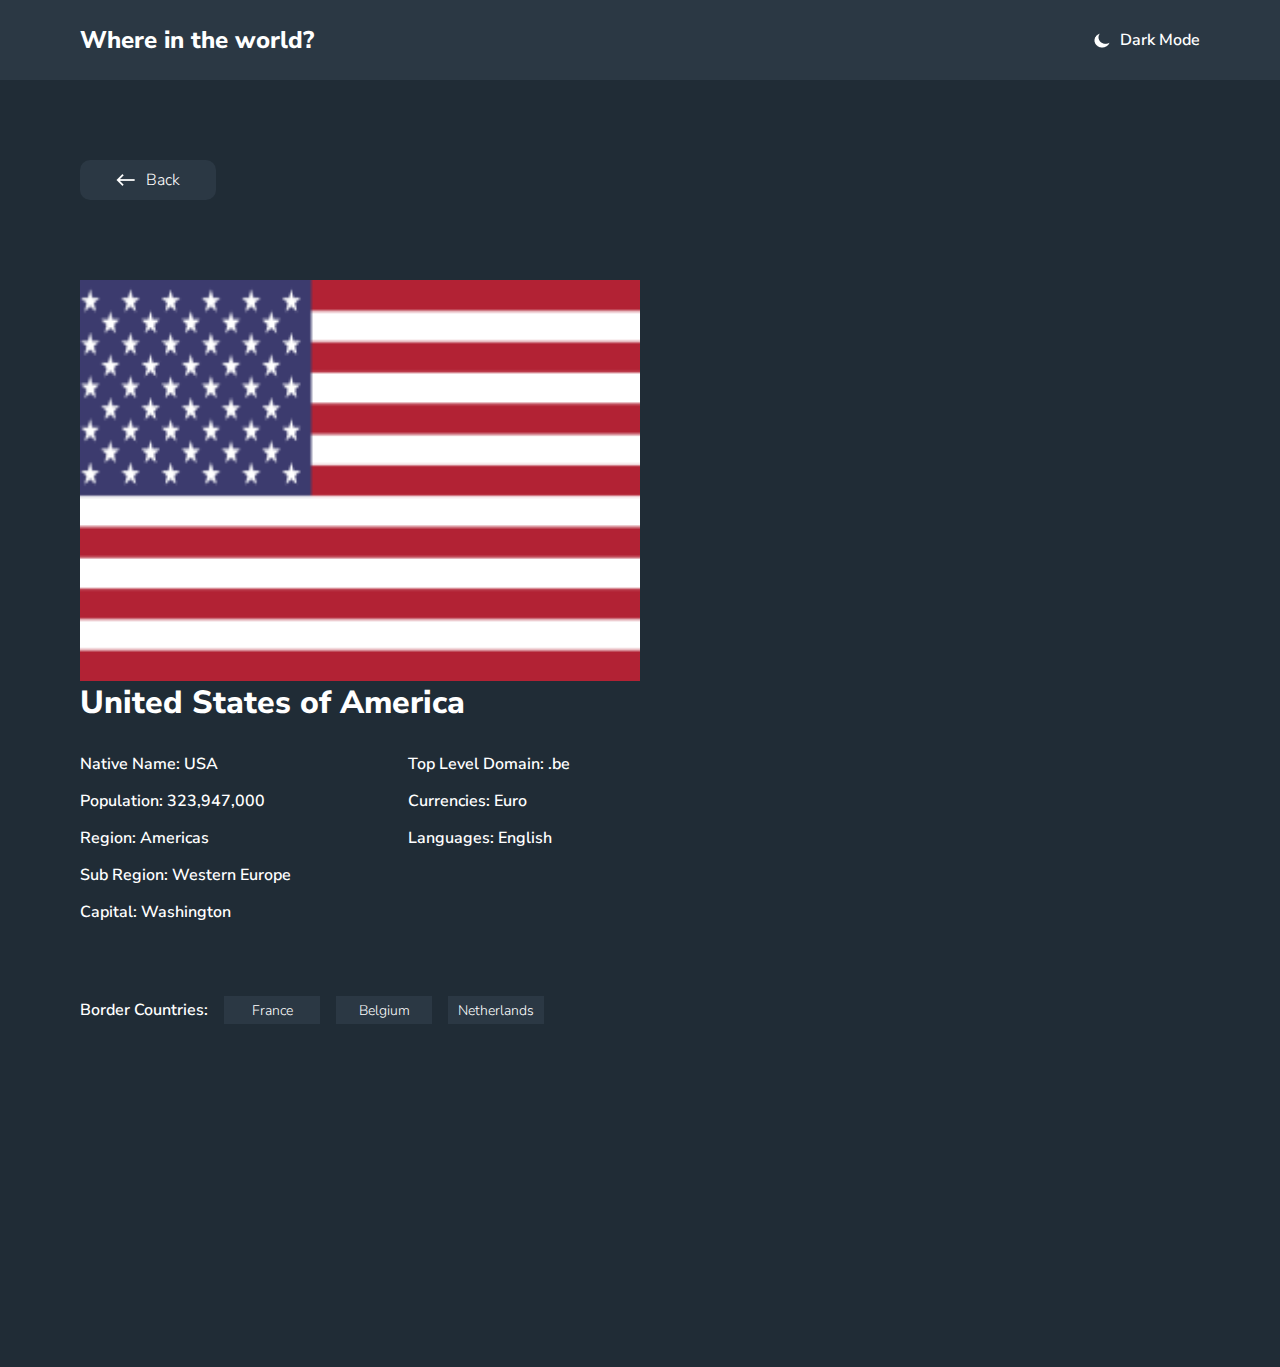
<file: usa/usa.html>
<!DOCTYPE html>
<html lang="en">

<head>
    <meta charset="UTF-8">
    <meta name="viewport" content="width=device-width, initial-scale=1.0">
    <title>Flags</title>
    <link rel="stylesheet" href="./usa.css">
    <link rel="preconnect" href="https://fonts.googleapis.com">
    <link rel="preconnect" href="https://fonts.gstatic.com" crossorigin>
    <link
        href="https://fonts.googleapis.com/css2?family=Nunito+Sans:ital,opsz,wght@0,6..12,200..1000;1,6..12,200..1000&display=swap"
        rel="stylesheet">
</head>

<body>
    <header>
        <h1>Where in the world?</h1>
        <div class="d_dark_mode">
            <img src="../assest/icons/moon_logo.png" alt="">
            <p class="dark_mode">Dark Mode</p>
        </div>
    </header>
    <main>
        <a href="../index.html">
            <button class="but_back"> <img src="../assest/icons/arrow.png" alt=""> Back</button>
        </a>
        <div class="all">
            <img class="ger_photo" src="../assest/img/Flag_of_USA.png" alt="">
            <div class="d_descriptions">
                <p class="germany">United States of America</p>
                <div class="d_for_nat">
                    <div class="d_nat">
                        <p class="native">Native Name: USA</p>
                        <p class="native"> Population: 323,947,000</p>
                        <p class="native"> Region: Americas</p>
                        <p class="native"> Sub Region: Western Europe</p>
                        <p class="native">Capital: Washington</p>
                    </div>
                    <div class="d_nat_s">
                        <p class="native">Top Level Domain: .be</p>
                        <p class="native">Currencies: Euro</p>
                        <p class="native">Languages: English</p>
                    </div>
                </div>
                <div class="last_d">
                    <p class="border_countries">Border Countries: </p>
                    <div class="last_box_for_buttons">
                        <button class="last_buttons">France</button>
                        <button class="last_buttons">Belgium</button>
                        <button class="last_buttons">Netherlands</button>
                    </div>
                </div>
            </div>
        </div>
    </main>
</body>

</html>
</file>
<file: style.css>
* {
    margin: 0;
    padding: 0;
    box-sizing: border-box;
}

header {
    width: 100%;
    height: 80px;
    background-color: #2B3844;
    display: flex;
    justify-content: space-between;
    align-items: center;
    padding-left: 80px;
    padding-right: 80px;
}

h1 {
    font-family: Nunito Sans;
    font-size: 24px;
    font-weight: 800;
    line-height: 33px;
    letter-spacing: 0px;
    color: #FFFFFF;
}

.d_dark_mode {
    display: flex;
    gap: 8px;
    align-items: center;
}

.dark_mode {
    color: white;
    font-family: Nunito Sans;
    font-size: 16px;
    font-weight: 600;
    line-height: 22px;
    letter-spacing: 0px;
}

main {
    background-color: #202C36;
    width: 100%;
    padding-top: 48px;
    padding-left: 80px;
}

.search_wrapper {
    width: 480px;
    height: 56px;
    background: #2B3844;
    border-radius: 5px;
    display: flex;
    align-items: center;
    padding-left: 32px;
    gap: 24px;
}

input {
    background: none;
    border: none;
    outline: none;
    font-family: Nunito Sans;
    font-size: 14px;
    font-weight: 400;
    line-height: 20px;
    letter-spacing: 0px;
    color: white;
}

input::placeholder {
    color: white;
    font-family: Nunito Sans;
    font-size: 14px;
    font-weight: 400;
    line-height: 20px;
    letter-spacing: 0px;
    color: white;
}


@media(max-width:450px) {

    header {
        padding: 31px 16px;
    }

    h1 {
        font-family: Nunito Sans;
        font-size: 14px;
        font-weight: 800;
        line-height: 20px;
        letter-spacing: 0px;
    }

    .dark_mode {
        font-family: Nunito Sans;
        font-size: 12px;
        font-weight: 600;
        line-height: 16px;
        letter-spacing: 0px;
        text-align: left;
    }

    main {
        padding: 16px 24px;
    }

    .search_wrapper {
        width: 100%;
    }

}

.allf{
    padding-top: 48px;
    padding-bottom: 45px;
    display: flex;
    justify-content: center;
    gap: 75px;
    flex-wrap: wrap;
}

.germany_photo {
    width: 100%;
    height: 160px;
    margin-bottom: 24px;
}

.germany {
    background-color: #2B3844;
    width: 264px;
    height: 336px;
    border-radius: 5px;
    transition: all 1s;
}

.germany:hover{
    transition: all 1s;
    transform: scale(1.1);
}

.des {
    font-family: Nunito Sans;
    font-size: 14px;
    font-weight: 600;
    line-height: 16px;
    letter-spacing: 0px;
    color: white;
}

.ger {
    margin-left: 24px;
    color: white;
    font-family: Nunito Sans;
    font-size: 18px;
    font-weight: 800;
    line-height: 26px;
    letter-spacing: 0px;
    text-decoration: none;
}

.description_d {
    margin-top: 16px;
    margin-left: 24px;
    display: flex;
    flex-direction: column;
    gap: 8px;
}
</file>
<file: home/style.css>
* {
    margin: 0;
    padding: 0;
    box-sizing: border-box;
}

header {
    width: 100%;
    height: 80px;
    background-color: #2B3844;
    display: flex;
    justify-content: space-between;
    align-items: center;
    padding-left: 80px;
    padding-right: 80px;
}

h1 {
    font-family: Nunito Sans;
    font-size: 24px;
    font-weight: 800;
    line-height: 33px;
    letter-spacing: 0px;
    color: #FFFFFF;
}

.d_dark_mode {
    display: flex;
    gap: 8px;
    align-items: center;
}

.dark_mode {
    color: white;
    font-family: Nunito Sans;
    font-size: 16px;
    font-weight: 600;
    line-height: 22px;
    letter-spacing: 0px;
}

main {
    background-color: #202C36;
    width: 100%;
    padding-top: 48px;
    padding-left: 80px;
}

.search_wrapper {
    width: 480px;
    height: 56px;
    background: #2B3844;
    border-radius: 5px;
    display: flex;
    align-items: center;
    padding-left: 32px;
    gap: 24px;
}

input {
    background: none;
    border: none;
    outline: none;
    font-family: Nunito Sans;
    font-size: 14px;
    font-weight: 400;
    line-height: 20px;
    letter-spacing: 0px;
    color: white;
}

input::placeholder {
    color: white;
    font-family: Nunito Sans;
    font-size: 14px;
    font-weight: 400;
    line-height: 20px;
    letter-spacing: 0px;
    color: white;
}


@media(max-width:450px) {

    header {
        padding: 31px 16px;
    }

    h1 {
        font-family: Nunito Sans;
        font-size: 14px;
        font-weight: 800;
        line-height: 20px;
        letter-spacing: 0px;
    }

    .dark_mode {
        font-family: Nunito Sans;
        font-size: 12px;
        font-weight: 600;
        line-height: 16px;
        letter-spacing: 0px;
        text-align: left;
    }

    main {
        padding: 16px 24px;
    }

    .search_wrapper {
        width: 100%;
    }

}

.allf{
    padding-top: 48px;
    padding-bottom: 45px;
    display: flex;
    justify-content: center;
    gap: 75px;
    flex-wrap: wrap;
}

.germany_photo {
    width: 100%;
    height: 160px;
    margin-bottom: 24px;
}

.germany {
    background-color: #2B3844;
    width: 264px;
    height: 336px;
    border-radius: 5px;
    transition: all 1s;
}

.germany:hover{
    transition: all 1s;
    transform: scale(1.1);
}

.des {
    font-family: Nunito Sans;
    font-size: 14px;
    font-weight: 600;
    line-height: 16px;
    letter-spacing: 0px;
    color: white;
}

.ger {
    margin-left: 24px;
    color: white;
    font-family: Nunito Sans;
    font-size: 18px;
    font-weight: 800;
    line-height: 26px;
    letter-spacing: 0px;
    text-decoration: none;
}

.description_d {
    margin-top: 16px;
    margin-left: 24px;
    display: flex;
    flex-direction: column;
    gap: 8px;
}
</file>
<file: afghanistan/afghanistan.css>
* {
    margin: 0;
    padding: 0;
    box-sizing: border-box;
}

header {
    width: 100%;
    height: 80px;
    background-color: #2B3844;
    display: flex;
    justify-content: space-between;
    align-items: center;
    padding-left: 80px;
    padding-right: 80px;
}

h1 {
    font-family: Nunito Sans;
    font-size: 24px;
    font-weight: 800;
    line-height: 33px;
    letter-spacing: 0px;
    color: #FFFFFF;
}

.d_dark_mode {
    display: flex;
    gap: 8px;
    align-items: center;
}

.dark_mode {
    color: white;
    font-family: Nunito Sans;
    font-size: 16px;
    font-weight: 600;
    line-height: 22px;
    letter-spacing: 0px;
}

main {
    background-color: #202C36;
    padding: 80px 80px;
}

.but_back {
    color: white;
    background: none;
    border: none;
    font-family: Nunito Sans;
    font-size: 16px;
    font-weight: 300;
    line-height: 20px;
    letter-spacing: 0px;
    display: flex;
    justify-content: center;
    gap: 10px;
    align-items: center;
}

a {
    text-decoration: none;
    width: 136px;
    height: 40px;
    background-color: #2B3844;
    display: flex;
    justify-content: center;
    align-items: center;
    border-radius: 10px;
    transition: all 1s;
}

a:hover {
    transition: all 1s;
    transform: scale(1.2);
}

.all {
    padding-top: 80px;
    padding-bottom: 263px;
    display: flex;
    align-items: center;
    flex-wrap: wrap;
}

.ger_photo {
    width: 560px;
    height: 401px;
    margin-right: 144px;
}

.germany {
    color: white;
    font-family: Nunito Sans;
    font-size: 32px;
    font-weight: 800;
    line-height: 44px;
    letter-spacing: 0px;
}

.d_for_nat {
    display: flex;
    flex-wrap: wrap;
}

.d_nat {
    margin-right: 117px;
    margin-top: 23px;
    display: flex;
    flex-direction: column;
    gap: 5px;
}

.d_nat_s{
    margin-top: 23px;
    display: flex;
    flex-direction: column;
    gap: 5px;
}

.native {
    color: white;
    font-family: Nunito Sans;
    font-size: 16px;
    font-weight: 600;
    line-height: 32px;
    letter-spacing: 0px;
    text-align: left;
}

.last_d {
    margin-top: 68px;
    display: flex;
    gap: 16px;
    align-items: center;
    flex-wrap: wrap;
}

.border_countries {
    color: white;
    font-family: Nunito Sans;
    font-size: 16px;
    font-weight: 600;
    line-height: 24px;
    letter-spacing: 0px;
}

.last_box_for_buttons{
    display: flex;
    justify-content: center;
    gap: 16px;
    align-items: center;
}

.last_buttons {
    background-color: #2B3844;
    border: none;
    width: 96px;
    height: 28px;
    display: flex;
    justify-content: center;
    align-items: center;
    color: white;
    font-family: Nunito Sans;
    font-size: 14px;
    font-weight: 300;
    line-height: 19px;
    letter-spacing: 0px;
    transition: all 1s;
}

.last_buttons:hover {
    transition: all 1s;
    transform: scale(1.1);
}


@media(max-width:450px) {

    header {
        padding: 31px 16px;
    }

    h1 {
        font-family: Nunito Sans;
        font-size: 14px;
        font-weight: 800;
        line-height: 20px;
        letter-spacing: 0px;
    }

    .dark_mode {
        font-family: Nunito Sans;
        font-size: 12px;
        font-weight: 600;
        line-height: 16px;
        letter-spacing: 0px;
        text-align: left;
    }

    main {
        padding: 40px 28px;
    }

.all{
    padding-bottom: 22px;
}
    
    .ger_photo {
        width: 100%;
    }

    .d_descriptions {
        margin-top: 44px;
    }

    .d_nat_s{
        margin-top: 32px;
    }

    .last_d{
        margin-top: 32px;
    }

}
</file>
<file: aland_islands/aland_islands.css>
* {
    margin: 0;
    padding: 0;
    box-sizing: border-box;
}

header {
    width: 100%;
    height: 80px;
    background-color: #2B3844;
    display: flex;
    justify-content: space-between;
    align-items: center;
    padding-left: 80px;
    padding-right: 80px;
}

h1 {
    font-family: Nunito Sans;
    font-size: 24px;
    font-weight: 800;
    line-height: 33px;
    letter-spacing: 0px;
    color: #FFFFFF;
}

.d_dark_mode {
    display: flex;
    gap: 8px;
    align-items: center;
}

.dark_mode {
    color: white;
    font-family: Nunito Sans;
    font-size: 16px;
    font-weight: 600;
    line-height: 22px;
    letter-spacing: 0px;
}

main {
    background-color: #202C36;
    padding: 80px 80px;
}

.but_back {
    color: white;
    background: none;
    border: none;
    font-family: Nunito Sans;
    font-size: 16px;
    font-weight: 300;
    line-height: 20px;
    letter-spacing: 0px;
    display: flex;
    justify-content: center;
    gap: 10px;
    align-items: center;
}

a {
    text-decoration: none;
    width: 136px;
    height: 40px;
    background-color: #2B3844;
    display: flex;
    justify-content: center;
    align-items: center;
    border-radius: 10px;
    transition: all 1s;
}

a:hover {
    transition: all 1s;
    transform: scale(1.2);
}

.all {
    padding-top: 80px;
    padding-bottom: 263px;
    display: flex;
    align-items: center;
    flex-wrap: wrap;
}

.ger_photo {
    width: 560px;
    height: 401px;
    margin-right: 144px;
}

.germany {
    color: white;
    font-family: Nunito Sans;
    font-size: 32px;
    font-weight: 800;
    line-height: 44px;
    letter-spacing: 0px;
}

.d_for_nat {
    display: flex;
    flex-wrap: wrap;
}

.d_nat {
    margin-right: 117px;
    margin-top: 23px;
    display: flex;
    flex-direction: column;
    gap: 5px;
}

.d_nat_s{
    margin-top: 23px;
    display: flex;
    flex-direction: column;
    gap: 5px;
}

.native {
    color: white;
    font-family: Nunito Sans;
    font-size: 16px;
    font-weight: 600;
    line-height: 32px;
    letter-spacing: 0px;
    text-align: left;
}

.last_d {
    margin-top: 68px;
    display: flex;
    gap: 16px;
    align-items: center;
    flex-wrap: wrap;
}

.border_countries {
    color: white;
    font-family: Nunito Sans;
    font-size: 16px;
    font-weight: 600;
    line-height: 24px;
    letter-spacing: 0px;
}

.last_box_for_buttons{
    display: flex;
    justify-content: center;
    gap: 16px;
    align-items: center;
}

.last_buttons {
    background-color: #2B3844;
    border: none;
    width: 96px;
    height: 28px;
    display: flex;
    justify-content: center;
    align-items: center;
    color: white;
    font-family: Nunito Sans;
    font-size: 14px;
    font-weight: 300;
    line-height: 19px;
    letter-spacing: 0px;
    transition: all 1s;
}

.last_buttons:hover {
    transition: all 1s;
    transform: scale(1.1);
}


@media(max-width:450px) {

    header {
        padding: 31px 16px;
    }

    h1 {
        font-family: Nunito Sans;
        font-size: 14px;
        font-weight: 800;
        line-height: 20px;
        letter-spacing: 0px;
    }

    .dark_mode {
        font-family: Nunito Sans;
        font-size: 12px;
        font-weight: 600;
        line-height: 16px;
        letter-spacing: 0px;
        text-align: left;
    }

    main {
        padding: 40px 28px;
    }

.all{
    padding-bottom: 22px;
}
    
    .ger_photo {
        width: 100%;
    }

    .d_descriptions {
        margin-top: 44px;
    }

    .d_nat_s{
        margin-top: 32px;
    }

    .last_d{
        margin-top: 32px;
    }

}
</file>
<file: albania/albania.css>
* {
    margin: 0;
    padding: 0;
    box-sizing: border-box;
}

header {
    width: 100%;
    height: 80px;
    background-color: #2B3844;
    display: flex;
    justify-content: space-between;
    align-items: center;
    padding-left: 80px;
    padding-right: 80px;
}

h1 {
    font-family: Nunito Sans;
    font-size: 24px;
    font-weight: 800;
    line-height: 33px;
    letter-spacing: 0px;
    color: #FFFFFF;
}

.d_dark_mode {
    display: flex;
    gap: 8px;
    align-items: center;
}

.dark_mode {
    color: white;
    font-family: Nunito Sans;
    font-size: 16px;
    font-weight: 600;
    line-height: 22px;
    letter-spacing: 0px;
}

main {
    background-color: #202C36;
    padding: 80px 80px;
}

.but_back {
    color: white;
    background: none;
    border: none;
    font-family: Nunito Sans;
    font-size: 16px;
    font-weight: 300;
    line-height: 20px;
    letter-spacing: 0px;
    display: flex;
    justify-content: center;
    gap: 10px;
    align-items: center;
}

a {
    text-decoration: none;
    width: 136px;
    height: 40px;
    background-color: #2B3844;
    display: flex;
    justify-content: center;
    align-items: center;
    border-radius: 10px;
    transition: all 1s;
}

a:hover {
    transition: all 1s;
    transform: scale(1.2);
}

.all {
    padding-top: 80px;
    padding-bottom: 263px;
    display: flex;
    align-items: center;
    flex-wrap: wrap;
}

.ger_photo {
    width: 560px;
    height: 401px;
    margin-right: 144px;
}

.germany {
    color: white;
    font-family: Nunito Sans;
    font-size: 32px;
    font-weight: 800;
    line-height: 44px;
    letter-spacing: 0px;
}

.d_for_nat {
    display: flex;
    flex-wrap: wrap;
}

.d_nat {
    margin-right: 117px;
    margin-top: 23px;
    display: flex;
    flex-direction: column;
    gap: 5px;
}

.d_nat_s{
    margin-top: 23px;
    display: flex;
    flex-direction: column;
    gap: 5px;
}

.native {
    color: white;
    font-family: Nunito Sans;
    font-size: 16px;
    font-weight: 600;
    line-height: 32px;
    letter-spacing: 0px;
    text-align: left;
}

.last_d {
    margin-top: 68px;
    display: flex;
    gap: 16px;
    align-items: center;
    flex-wrap: wrap;
}

.border_countries {
    color: white;
    font-family: Nunito Sans;
    font-size: 16px;
    font-weight: 600;
    line-height: 24px;
    letter-spacing: 0px;
}

.last_box_for_buttons{
    display: flex;
    justify-content: center;
    gap: 16px;
    align-items: center;
}

.last_buttons {
    background-color: #2B3844;
    border: none;
    width: 96px;
    height: 28px;
    display: flex;
    justify-content: center;
    align-items: center;
    color: white;
    font-family: Nunito Sans;
    font-size: 14px;
    font-weight: 300;
    line-height: 19px;
    letter-spacing: 0px;
    transition: all 1s;
}

.last_buttons:hover {
    transition: all 1s;
    transform: scale(1.1);
}


@media(max-width:450px) {

    header {
        padding: 31px 16px;
    }

    h1 {
        font-family: Nunito Sans;
        font-size: 14px;
        font-weight: 800;
        line-height: 20px;
        letter-spacing: 0px;
    }

    .dark_mode {
        font-family: Nunito Sans;
        font-size: 12px;
        font-weight: 600;
        line-height: 16px;
        letter-spacing: 0px;
        text-align: left;
    }

    main {
        padding: 40px 28px;
    }

.all{
    padding-bottom: 22px;
}
    
    .ger_photo {
        width: 100%;
    }

    .d_descriptions {
        margin-top: 44px;
    }

    .d_nat_s{
        margin-top: 32px;
    }

    .last_d{
        margin-top: 32px;
    }

}
</file>
<file: algeria/algeria.css>
* {
    margin: 0;
    padding: 0;
    box-sizing: border-box;
}

header {
    width: 100%;
    height: 80px;
    background-color: #2B3844;
    display: flex;
    justify-content: space-between;
    align-items: center;
    padding-left: 80px;
    padding-right: 80px;
}

h1 {
    font-family: Nunito Sans;
    font-size: 24px;
    font-weight: 800;
    line-height: 33px;
    letter-spacing: 0px;
    color: #FFFFFF;
}

.d_dark_mode {
    display: flex;
    gap: 8px;
    align-items: center;
}

.dark_mode {
    color: white;
    font-family: Nunito Sans;
    font-size: 16px;
    font-weight: 600;
    line-height: 22px;
    letter-spacing: 0px;
}

main {
    background-color: #202C36;
    padding: 80px 80px;
}

.but_back {
    color: white;
    background: none;
    border: none;
    font-family: Nunito Sans;
    font-size: 16px;
    font-weight: 300;
    line-height: 20px;
    letter-spacing: 0px;
    display: flex;
    justify-content: center;
    gap: 10px;
    align-items: center;
}

a {
    text-decoration: none;
    width: 136px;
    height: 40px;
    background-color: #2B3844;
    display: flex;
    justify-content: center;
    align-items: center;
    border-radius: 10px;
    transition: all 1s;
}

a:hover {
    transition: all 1s;
    transform: scale(1.2);
}

.all {
    padding-top: 80px;
    padding-bottom: 263px;
    display: flex;
    align-items: center;
    flex-wrap: wrap;
}

.ger_photo {
    width: 560px;
    height: 401px;
    margin-right: 144px;
}

.germany {
    color: white;
    font-family: Nunito Sans;
    font-size: 32px;
    font-weight: 800;
    line-height: 44px;
    letter-spacing: 0px;
}

.d_for_nat {
    display: flex;
    flex-wrap: wrap;
}

.d_nat {
    margin-right: 117px;
    margin-top: 23px;
    display: flex;
    flex-direction: column;
    gap: 5px;
}

.d_nat_s{
    margin-top: 23px;
    display: flex;
    flex-direction: column;
    gap: 5px;
}

.native {
    color: white;
    font-family: Nunito Sans;
    font-size: 16px;
    font-weight: 600;
    line-height: 32px;
    letter-spacing: 0px;
    text-align: left;
}

.last_d {
    margin-top: 68px;
    display: flex;
    gap: 16px;
    align-items: center;
    flex-wrap: wrap;
}

.border_countries {
    color: white;
    font-family: Nunito Sans;
    font-size: 16px;
    font-weight: 600;
    line-height: 24px;
    letter-spacing: 0px;
}

.last_box_for_buttons{
    display: flex;
    justify-content: center;
    gap: 16px;
    align-items: center;
}

.last_buttons {
    background-color: #2B3844;
    border: none;
    width: 96px;
    height: 28px;
    display: flex;
    justify-content: center;
    align-items: center;
    color: white;
    font-family: Nunito Sans;
    font-size: 14px;
    font-weight: 300;
    line-height: 19px;
    letter-spacing: 0px;
    transition: all 1s;
}

.last_buttons:hover {
    transition: all 1s;
    transform: scale(1.1);
}


@media(max-width:450px) {

    header {
        padding: 31px 16px;
    }

    h1 {
        font-family: Nunito Sans;
        font-size: 14px;
        font-weight: 800;
        line-height: 20px;
        letter-spacing: 0px;
    }

    .dark_mode {
        font-family: Nunito Sans;
        font-size: 12px;
        font-weight: 600;
        line-height: 16px;
        letter-spacing: 0px;
        text-align: left;
    }

    main {
        padding: 40px 28px;
    }

.all{
    padding-bottom: 22px;
}
    
    .ger_photo {
        width: 100%;
    }

    .d_descriptions {
        margin-top: 44px;
    }

    .d_nat_s{
        margin-top: 32px;
    }

    .last_d{
        margin-top: 32px;
    }

}
</file>
<file: brazil/brazil.css>
* {
    margin: 0;
    padding: 0;
    box-sizing: border-box;
}

header {
    width: 100%;
    height: 80px;
    background-color: #2B3844;
    display: flex;
    justify-content: space-between;
    align-items: center;
    padding-left: 80px;
    padding-right: 80px;
}

h1 {
    font-family: Nunito Sans;
    font-size: 24px;
    font-weight: 800;
    line-height: 33px;
    letter-spacing: 0px;
    color: #FFFFFF;
}

.d_dark_mode {
    display: flex;
    gap: 8px;
    align-items: center;
}

.dark_mode {
    color: white;
    font-family: Nunito Sans;
    font-size: 16px;
    font-weight: 600;
    line-height: 22px;
    letter-spacing: 0px;
}

main {
    background-color: #202C36;
    padding: 80px 80px;
}

.but_back {
    color: white;
    background: none;
    border: none;
    font-family: Nunito Sans;
    font-size: 16px;
    font-weight: 300;
    line-height: 20px;
    letter-spacing: 0px;
    display: flex;
    justify-content: center;
    gap: 10px;
    align-items: center;
}

a {
    text-decoration: none;
    width: 136px;
    height: 40px;
    background-color: #2B3844;
    display: flex;
    justify-content: center;
    align-items: center;
    border-radius: 10px;
    transition: all 1s;
}

a:hover {
    transition: all 1s;
    transform: scale(1.2);
}

.all {
    padding-top: 80px;
    padding-bottom: 263px;
    display: flex;
    align-items: center;
    flex-wrap: wrap;
}

.ger_photo {
    width: 560px;
    height: 401px;
    margin-right: 144px;
}

.germany {
    color: white;
    font-family: Nunito Sans;
    font-size: 32px;
    font-weight: 800;
    line-height: 44px;
    letter-spacing: 0px;
}

.d_for_nat {
    display: flex;
    flex-wrap: wrap;
}

.d_nat {
    margin-right: 117px;
    margin-top: 23px;
    display: flex;
    flex-direction: column;
    gap: 5px;
}

.d_nat_s{
    margin-top: 23px;
    display: flex;
    flex-direction: column;
    gap: 5px;
}

.native {
    color: white;
    font-family: Nunito Sans;
    font-size: 16px;
    font-weight: 600;
    line-height: 32px;
    letter-spacing: 0px;
    text-align: left;
}

.last_d {
    margin-top: 68px;
    display: flex;
    gap: 16px;
    align-items: center;
    flex-wrap: wrap;
}

.border_countries {
    color: white;
    font-family: Nunito Sans;
    font-size: 16px;
    font-weight: 600;
    line-height: 24px;
    letter-spacing: 0px;
}

.last_box_for_buttons{
    display: flex;
    justify-content: center;
    gap: 16px;
    align-items: center;
}

.last_buttons {
    background-color: #2B3844;
    border: none;
    width: 96px;
    height: 28px;
    display: flex;
    justify-content: center;
    align-items: center;
    color: white;
    font-family: Nunito Sans;
    font-size: 14px;
    font-weight: 300;
    line-height: 19px;
    letter-spacing: 0px;
    transition: all 1s;
}

.last_buttons:hover {
    transition: all 1s;
    transform: scale(1.1);
}


@media(max-width:450px) {

    header {
        padding: 31px 16px;
    }

    h1 {
        font-family: Nunito Sans;
        font-size: 14px;
        font-weight: 800;
        line-height: 20px;
        letter-spacing: 0px;
    }

    .dark_mode {
        font-family: Nunito Sans;
        font-size: 12px;
        font-weight: 600;
        line-height: 16px;
        letter-spacing: 0px;
        text-align: left;
    }

    main {
        padding: 40px 28px;
    }

.all{
    padding-bottom: 22px;
}
    
    .ger_photo {
        width: 100%;
    }

    .d_descriptions {
        margin-top: 44px;
    }

    .d_nat_s{
        margin-top: 32px;
    }

    .last_d{
        margin-top: 32px;
    }

}
</file>
<file: germany/germany.css>
* {
    margin: 0;
    padding: 0;
    box-sizing: border-box;
}

header {
    width: 100%;
    height: 80px;
    background-color: #2B3844;
    display: flex;
    justify-content: space-between;
    align-items: center;
    padding-left: 80px;
    padding-right: 80px;
}

h1 {
    font-family: Nunito Sans;
    font-size: 24px;
    font-weight: 800;
    line-height: 33px;
    letter-spacing: 0px;
    color: #FFFFFF;
}

.d_dark_mode {
    display: flex;
    gap: 8px;
    align-items: center;
}

.dark_mode {
    color: white;
    font-family: Nunito Sans;
    font-size: 16px;
    font-weight: 600;
    line-height: 22px;
    letter-spacing: 0px;
}

main {
    background-color: #202C36;
    padding: 80px 80px;
}

.but_back {
    color: white;
    background: none;
    border: none;
    font-family: Nunito Sans;
    font-size: 16px;
    font-weight: 300;
    line-height: 20px;
    letter-spacing: 0px;
    display: flex;
    justify-content: center;
    gap: 10px;
    align-items: center;
}

a {
    text-decoration: none;
    width: 136px;
    height: 40px;
    background-color: #2B3844;
    display: flex;
    justify-content: center;
    align-items: center;
    border-radius: 10px;
    transition: all 1s;
}

a:hover {
    transition: all 1s;
    transform: scale(1.2);
}

.all {
    padding-top: 80px;
    padding-bottom: 263px;
    display: flex;
    align-items: center;
    flex-wrap: wrap;
}

.ger_photo {
    width: 560px;
    height: 401px;
    margin-right: 144px;
}

.germany {
    color: white;
    font-family: Nunito Sans;
    font-size: 32px;
    font-weight: 800;
    line-height: 44px;
    letter-spacing: 0px;
}

.d_for_nat {
    display: flex;
    flex-wrap: wrap;
}

.d_nat {
    margin-right: 117px;
    margin-top: 23px;
    display: flex;
    flex-direction: column;
    gap: 5px;
}

.d_nat_s{
    margin-top: 23px;
    display: flex;
    flex-direction: column;
    gap: 5px;
}

.native {
    color: white;
    font-family: Nunito Sans;
    font-size: 16px;
    font-weight: 600;
    line-height: 32px;
    letter-spacing: 0px;
    text-align: left;
}

.last_d {
    margin-top: 68px;
    display: flex;
    gap: 16px;
    align-items: center;
    flex-wrap: wrap;
}

.border_countries {
    color: white;
    font-family: Nunito Sans;
    font-size: 16px;
    font-weight: 600;
    line-height: 24px;
    letter-spacing: 0px;
}

.last_box_for_buttons{
    display: flex;
    justify-content: center;
    gap: 16px;
    align-items: center;
}

.last_buttons {
    background-color: #2B3844;
    border: none;
    width: 96px;
    height: 28px;
    display: flex;
    justify-content: center;
    align-items: center;
    color: white;
    font-family: Nunito Sans;
    font-size: 14px;
    font-weight: 300;
    line-height: 19px;
    letter-spacing: 0px;
    transition: all 1s;
}

.last_buttons:hover {
    transition: all 1s;
    transform: scale(1.1);
}


@media(max-width:450px) {

    header {
        padding: 31px 16px;
    }

    h1 {
        font-family: Nunito Sans;
        font-size: 14px;
        font-weight: 800;
        line-height: 20px;
        letter-spacing: 0px;
    }

    .dark_mode {
        font-family: Nunito Sans;
        font-size: 12px;
        font-weight: 600;
        line-height: 16px;
        letter-spacing: 0px;
        text-align: left;
    }

    main {
        padding: 40px 28px;
    }

.all{
    padding-bottom: 22px;
}
    
    .ger_photo {
        width: 100%;
    }

    .d_descriptions {
        margin-top: 44px;
    }

    .d_nat_s{
        margin-top: 32px;
    }

    .last_d{
        margin-top: 32px;
    }

}
</file>
<file: iceland/iceland.css>
* {
    margin: 0;
    padding: 0;
    box-sizing: border-box;
}

header {
    width: 100%;
    height: 80px;
    background-color: #2B3844;
    display: flex;
    justify-content: space-between;
    align-items: center;
    padding-left: 80px;
    padding-right: 80px;
}

h1 {
    font-family: Nunito Sans;
    font-size: 24px;
    font-weight: 800;
    line-height: 33px;
    letter-spacing: 0px;
    color: #FFFFFF;
}

.d_dark_mode {
    display: flex;
    gap: 8px;
    align-items: center;
}

.dark_mode {
    color: white;
    font-family: Nunito Sans;
    font-size: 16px;
    font-weight: 600;
    line-height: 22px;
    letter-spacing: 0px;
}

main {
    background-color: #202C36;
    padding: 80px 80px;
}

.but_back {
    color: white;
    background: none;
    border: none;
    font-family: Nunito Sans;
    font-size: 16px;
    font-weight: 300;
    line-height: 20px;
    letter-spacing: 0px;
    display: flex;
    justify-content: center;
    gap: 10px;
    align-items: center;
}

a {
    text-decoration: none;
    width: 136px;
    height: 40px;
    background-color: #2B3844;
    display: flex;
    justify-content: center;
    align-items: center;
    border-radius: 10px;
    transition: all 1s;
}

a:hover {
    transition: all 1s;
    transform: scale(1.2);
}

.all {
    padding-top: 80px;
    padding-bottom: 263px;
    display: flex;
    align-items: center;
    flex-wrap: wrap;
}

.ger_photo {
    width: 560px;
    height: 401px;
    margin-right: 144px;
}

.germany {
    color: white;
    font-family: Nunito Sans;
    font-size: 32px;
    font-weight: 800;
    line-height: 44px;
    letter-spacing: 0px;
}

.d_for_nat {
    display: flex;
    flex-wrap: wrap;
}

.d_nat {
    margin-right: 117px;
    margin-top: 23px;
    display: flex;
    flex-direction: column;
    gap: 5px;
}

.d_nat_s{
    margin-top: 23px;
    display: flex;
    flex-direction: column;
    gap: 5px;
}

.native {
    color: white;
    font-family: Nunito Sans;
    font-size: 16px;
    font-weight: 600;
    line-height: 32px;
    letter-spacing: 0px;
    text-align: left;
}

.last_d {
    margin-top: 68px;
    display: flex;
    gap: 16px;
    align-items: center;
    flex-wrap: wrap;
}

.border_countries {
    color: white;
    font-family: Nunito Sans;
    font-size: 16px;
    font-weight: 600;
    line-height: 24px;
    letter-spacing: 0px;
}

.last_box_for_buttons{
    display: flex;
    justify-content: center;
    gap: 16px;
    align-items: center;
}

.last_buttons {
    background-color: #2B3844;
    border: none;
    width: 96px;
    height: 28px;
    display: flex;
    justify-content: center;
    align-items: center;
    color: white;
    font-family: Nunito Sans;
    font-size: 14px;
    font-weight: 300;
    line-height: 19px;
    letter-spacing: 0px;
    transition: all 1s;
}

.last_buttons:hover {
    transition: all 1s;
    transform: scale(1.1);
}


@media(max-width:450px) {

    header {
        padding: 31px 16px;
    }

    h1 {
        font-family: Nunito Sans;
        font-size: 14px;
        font-weight: 800;
        line-height: 20px;
        letter-spacing: 0px;
    }

    .dark_mode {
        font-family: Nunito Sans;
        font-size: 12px;
        font-weight: 600;
        line-height: 16px;
        letter-spacing: 0px;
        text-align: left;
    }

    main {
        padding: 40px 28px;
    }

.all{
    padding-bottom: 22px;
}
    
    .ger_photo {
        width: 100%;
    }

    .d_descriptions {
        margin-top: 44px;
    }

    .d_nat_s{
        margin-top: 32px;
    }

    .last_d{
        margin-top: 32px;
    }

}
</file>
<file: usa/usa.css>
* {
    margin: 0;
    padding: 0;
    box-sizing: border-box;
}

header {
    width: 100%;
    height: 80px;
    background-color: #2B3844;
    display: flex;
    justify-content: space-between;
    align-items: center;
    padding-left: 80px;
    padding-right: 80px;
}

h1 {
    font-family: Nunito Sans;
    font-size: 24px;
    font-weight: 800;
    line-height: 33px;
    letter-spacing: 0px;
    color: #FFFFFF;
}

.d_dark_mode {
    display: flex;
    gap: 8px;
    align-items: center;
}

.dark_mode {
    color: white;
    font-family: Nunito Sans;
    font-size: 16px;
    font-weight: 600;
    line-height: 22px;
    letter-spacing: 0px;
}

main {
    background-color: #202C36;
    padding: 80px 80px;
}

.but_back {
    color: white;
    background: none;
    border: none;
    font-family: Nunito Sans;
    font-size: 16px;
    font-weight: 300;
    line-height: 20px;
    letter-spacing: 0px;
    display: flex;
    justify-content: center;
    gap: 10px;
    align-items: center;
}

a {
    text-decoration: none;
    width: 136px;
    height: 40px;
    background-color: #2B3844;
    display: flex;
    justify-content: center;
    align-items: center;
    border-radius: 10px;
    transition: all 1s;
}

a:hover {
    transition: all 1s;
    transform: scale(1.2);
}

.all {
    padding-top: 80px;
    padding-bottom: 263px;
    display: flex;
    align-items: center;
    flex-wrap: wrap;
}

.ger_photo {
    width: 560px;
    height: 401px;
    margin-right: 144px;
}

.germany {
    color: white;
    font-family: Nunito Sans;
    font-size: 32px;
    font-weight: 800;
    line-height: 44px;
    letter-spacing: 0px;
}

.d_for_nat {
    display: flex;
    flex-wrap: wrap;
}

.d_nat {
    margin-right: 117px;
    margin-top: 23px;
    display: flex;
    flex-direction: column;
    gap: 5px;
}

.d_nat_s{
    margin-top: 23px;
    display: flex;
    flex-direction: column;
    gap: 5px;
}

.native {
    color: white;
    font-family: Nunito Sans;
    font-size: 16px;
    font-weight: 600;
    line-height: 32px;
    letter-spacing: 0px;
    text-align: left;
}

.last_d {
    margin-top: 68px;
    display: flex;
    gap: 16px;
    align-items: center;
    flex-wrap: wrap;
}

.border_countries {
    color: white;
    font-family: Nunito Sans;
    font-size: 16px;
    font-weight: 600;
    line-height: 24px;
    letter-spacing: 0px;
}

.last_box_for_buttons{
    display: flex;
    justify-content: center;
    gap: 16px;
    align-items: center;
}

.last_buttons {
    background-color: #2B3844;
    border: none;
    width: 96px;
    height: 28px;
    display: flex;
    justify-content: center;
    align-items: center;
    color: white;
    font-family: Nunito Sans;
    font-size: 14px;
    font-weight: 300;
    line-height: 19px;
    letter-spacing: 0px;
    transition: all 1s;
}

.last_buttons:hover {
    transition: all 1s;
    transform: scale(1.1);
}


@media(max-width:450px) {

    header {
        padding: 31px 16px;
    }

    h1 {
        font-family: Nunito Sans;
        font-size: 14px;
        font-weight: 800;
        line-height: 20px;
        letter-spacing: 0px;
    }

    .dark_mode {
        font-family: Nunito Sans;
        font-size: 12px;
        font-weight: 600;
        line-height: 16px;
        letter-spacing: 0px;
        text-align: left;
    }

    main {
        padding: 40px 28px;
    }

.all{
    padding-bottom: 22px;
}
    
    .ger_photo {
        width: 100%;
    }

    .d_descriptions {
        margin-top: 44px;
    }

    .d_nat_s{
        margin-top: 32px;
    }

    .last_d{
        margin-top: 32px;
    }

}
</file>
